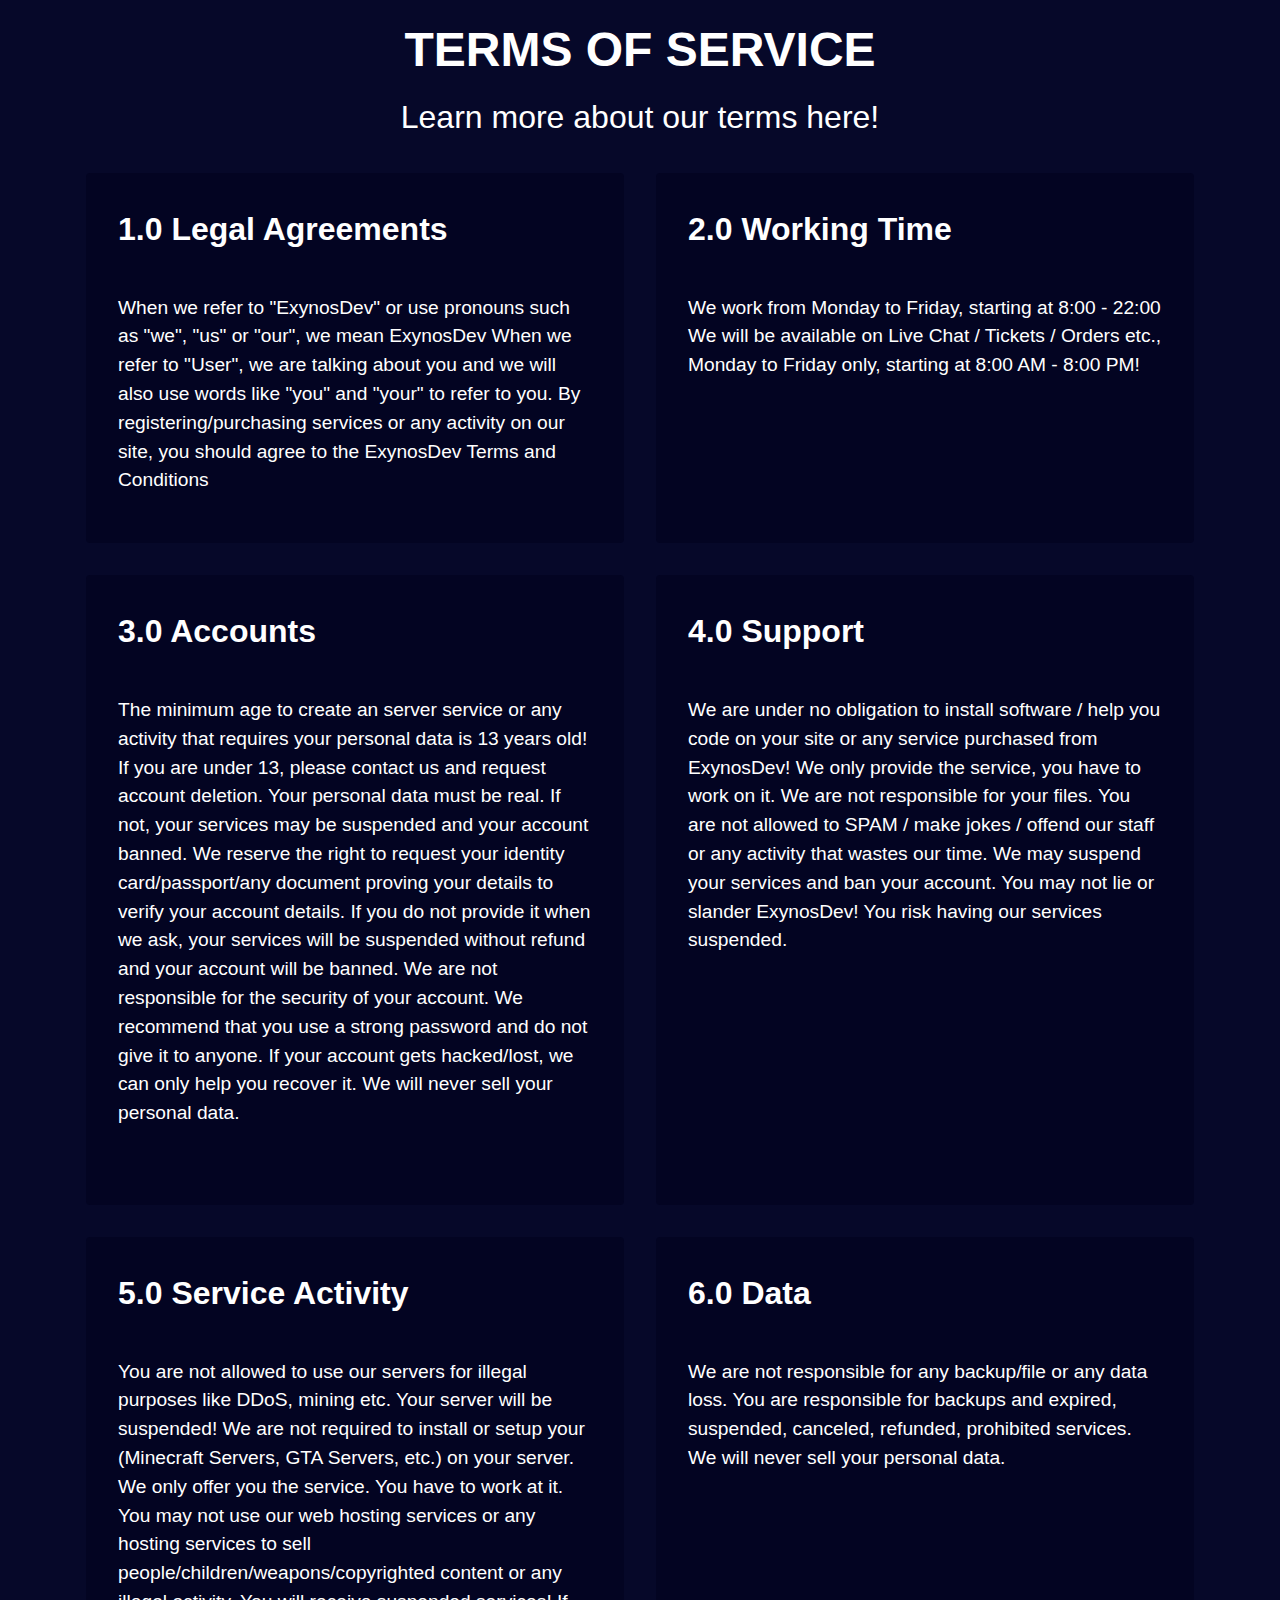
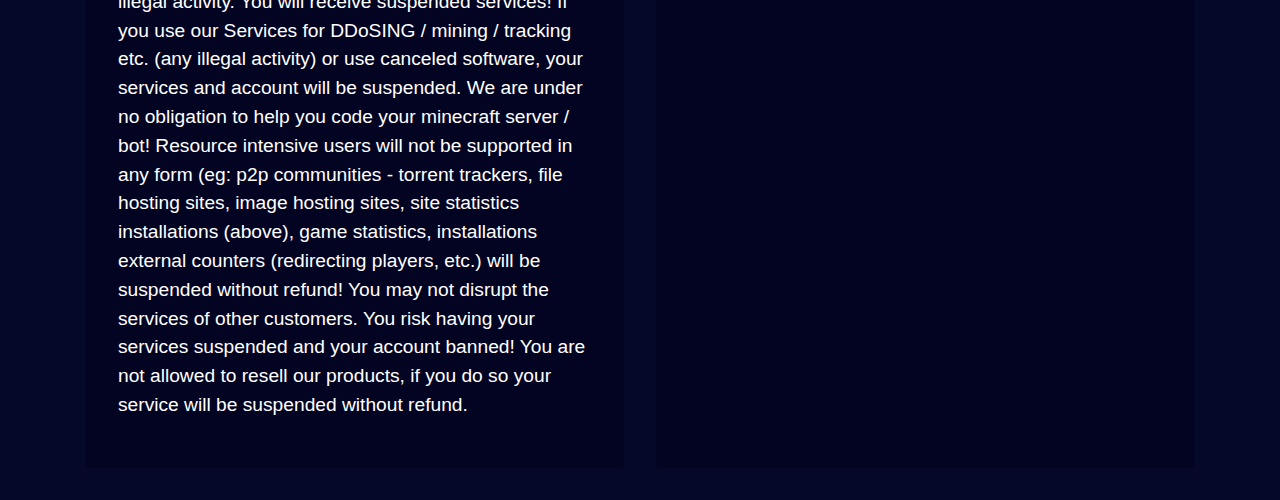
<file: tos.html>
<html lang="en">
    <head>
        <meta charset="UTF-8">
        <meta http-equiv="X-UA-Compatible" content="IE=edge">
        <meta name="viewport" content="width=device-width, initial-scale=1.0">
        <link rel="icon" type="image/x-icon" href="https://avatars.githubusercontent.com/u/117385445?s=200&amp;v=4">
        <title>ExynosDev | TOS</title>
        <link rel="stylesheet" href="./assets/css/tether.min.css">
        <link rel="stylesheet" href="./assets/css/bootstrap.min.css">
        <link rel="stylesheet" href="./assets/css/bootstrap-grid.min.css">
        <link rel="stylesheet" href="./assets/css/bootstrap-reboot.min.css">
        <link rel="stylesheet" href="./assets/css/style.css">
        <link rel="stylesheet" href="./assets/css/styles.css">
        <link rel="stylesheet" href="./assets/css/style(1).css">
        <link rel="preload" as="style" href="./assets/css/mbr-additional.css">
        <link rel="stylesheet" href="./assets/css/mbr-additional.css" type="text/css">
    </head>
    <body>
        <style>
        body{
            overflow:visible;
        }
    </style>
        <section class="features7 cid-sKrlvPcKmW" id="features8-1n">
            &nbsp;
            &nbsp;
            &nbsp;
            &nbsp;

            <div class="container" bis_skin_checked="1">
                <div class="row" bis_skin_checked="1">
                    <div class="title col-12" bis_skin_checked="1">
                        <h5 class="mbr-section-title mbr-fonts-style mb-3
                            display-2">
                            <strong>TERMS OF SERVICE</strong>
                        </h5>
                        <h6 class="mbr-section-subtitle mbr-fonts-style mb-4
                            display-5">Learn more about our terms here! </h6>
                    </div>
                    <div class="card col-12 col-md-6" bis_skin_checked="1">
                        <div class="card-wrapper" bis_skin_checked="1">
                            <div class="top-line" bis_skin_checked="1">
                                <h6 class="card-title mbr-fonts-style
                                    display-5">
                                    <strong>1.0 Legal Agreements</strong>
                                </h6>
                                <p class="mbr-text cost mbr-fonts-style
                                    display-5"></p>
                            </div>
                            <div class="bottom-line" bis_skin_checked="1">
                                <p class="mbr-text mbr-fonts-style display-7">
                                    <br>When we refer to "ExynosDev" or use pronouns such as "we", "us" or "our", we mean ExynosDev
                                    When we refer to "User", we are talking about you and we will also use words like "you" and "your" to refer to you.
                                    By registering/purchasing services or any activity on our site, you should agree to the ExynosDev Terms and Conditions<br>
                                </p>
                            </div>
                        </div>
                    </div>
                    <div class="card col-12 col-md-6" bis_skin_checked="1">
                        <div class="card-wrapper" bis_skin_checked="1">
                            <div class="top-line" bis_skin_checked="1">
                                <h6 class="card-title mbr-fonts-style
                                    display-5">
                                    <strong>2.0 Working Time</strong>
                                </h6>
                                <p class="mbr-text cost mbr-fonts-style
                                    display-5"></p>
                            </div>
                            <div class="bottom-line" bis_skin_checked="1">
                                <p class="mbr-text mbr-fonts-style display-7">
                                    <br>We work from Monday to Friday, starting at 8:00 - 22:00
                                    We will be available on Live Chat / Tickets / Orders etc., Monday to Friday only, starting at 8:00 AM - 8:00 PM!<br>
                                </p>
                            </div>
                        </div>
                    </div>
                    <div class="card col-12 col-md-6" bis_skin_checked="1">
                        <div class="card-wrapper" bis_skin_checked="1">
                            <div class="top-line" bis_skin_checked="1">
                                <h6 class="card-title mbr-fonts-style
                                    display-5">
                                    <strong>3.0 Accounts</strong>
                                </h6>
                                <p class="mbr-text cost mbr-fonts-style
                                    display-5"></p>
                            </div>
                            <div class="bottom-line" bis_skin_checked="1">
                                <p class="mbr-text mbr-fonts-style display-7">
                                    <br>The minimum age to create an server service or any activity that requires your personal data is 13 years old! If you are under 13, please contact us and request account deletion.
                                    Your personal data must be real. If not, your services may be suspended and your account banned.
                                    We reserve the right to request your identity card/passport/any document proving your details to verify your account details. If you do not provide it when we ask, your services will be suspended without refund and your account will be banned.
                                    We are not responsible for the security of your account. We recommend that you use a strong password and do not give it to anyone. If your account gets hacked/lost, we can only help you recover it.
                                    We will never sell your personal data.
                                    <a
                                        class="text-primary"><br></a><br>
                                </p>
                            </div>
                        </div>
                    </div>
                    <div class="card col-12 col-md-6" bis_skin_checked="1">
                        <div class="card-wrapper" bis_skin_checked="1">
                            <div class="top-line" bis_skin_checked="1">
                                <h6 class="card-title mbr-fonts-style
                                    display-5">
                                    <strong>4.0 Support</strong>
                                </h6>
                                <p class="mbr-text cost mbr-fonts-style
                                    display-5"></p>
                            </div>
                            <div class="bottom-line" bis_skin_checked="1">
                                <p class="mbr-text mbr-fonts-style display-7">
                                    <br>We are under no obligation to install software / help you code on your site or any service purchased from ExynosDev! We only provide the service, you have to work on it.
                                    We are not responsible for your files.
                                    You are not allowed to SPAM / make jokes / offend our staff or any activity that wastes our time. We may suspend your services and ban your account.
                                    You may not lie or slander ExynosDev! You risk having our services suspended.<br>
                                </p>
                            </div>
                        </div>
                    </div>
                    <div class="card col-12 col-md-6" bis_skin_checked="1">
                        <div class="card-wrapper" bis_skin_checked="1">
                            <div class="top-line" bis_skin_checked="1">
                                <h6 class="card-title mbr-fonts-style
                                    display-5"><strong>
                                        5.0 Service Activity</strong></h6>
                                <p class="mbr-text cost mbr-fonts-style
                                    display-5"></p>
                            </div>
                            <div class="bottom-line" bis_skin_checked="1">
                                <p class="mbr-text mbr-fonts-style display-7">
                                    <br>You are not allowed to use our servers for illegal purposes like DDoS, mining etc. Your server will be suspended!
                                    We are not required to install or setup your (Minecraft Servers, GTA Servers, etc.) on your server. We only offer you the service. You have to work at it.
                                    You may not use our web hosting services or any hosting services to sell people/children/weapons/copyrighted content or any illegal activity. You will receive suspended services!
                                    If you use our Services for DDoSING / mining / tracking etc. (any illegal activity) or use canceled software, your services and account will be suspended.
                                    We are under no obligation to help you code your minecraft server / bot!
                                    Resource intensive users will not be supported in any form (eg: p2p communities - torrent trackers, file hosting sites, image hosting sites, site statistics installations (above), game statistics, installations external counters (redirecting players, etc.) will be suspended without refund!
                                    You may not disrupt the services of other customers. You risk having your services suspended and your account banned!
                                    You are not allowed to resell our products, if you do so your service will be suspended without refund.
                                    <br>
                                </p>
                            </div>
                        </div>
                    </div>
                    <div class="card col-12 col-md-6" bis_skin_checked="1">
                        <div class="card-wrapper" bis_skin_checked="1">
                            <div class="top-line" bis_skin_checked="1">
                                <h6 class="card-title mbr-fonts-style
                                    display-5">
                                    <strong>6.0 Data</strong>
                                </h6>
                                <p class="mbr-text cost mbr-fonts-style
                                    display-5"></p>
                            </div>
                            <div class="bottom-line" bis_skin_checked="1">
                                <p class="mbr-text mbr-fonts-style display-7">
                                    <br>We are not responsible for any backup/file or any data loss. You are responsible for backups and expired, suspended, canceled, refunded, prohibited services.
                                    We will never sell your personal data.</br>
                                </p>
                            </div>
                        </div>
                    </div>
                </div>
            </div>
        </section>
    </body>
</html>
</file>
<file: assets/css/style.css>
.navbar-dropdown {
  left: 0;
  padding: 0;
  position: absolute;
  right: 0;
  top: 0;
  transition: all 0.45s ease;
  z-index: 1030;
  background: #282828; }
  .navbar-dropdown .navbar-logo {
    margin-right: 0.8rem;
    transition: margin 0.3s ease-in-out;
    vertical-align: middle; }
    .navbar-dropdown .navbar-logo img {
      height: 3.125rem;
      transition: all 0.3s ease-in-out; }
    .navbar-dropdown .navbar-logo.mbr-iconfont {
      font-size: 3.125rem;
      line-height: 3.125rem; }
  .navbar-dropdown .navbar-caption {
    font-weight: 700;
    white-space: normal;
    vertical-align: -4px;
    line-height: 3.125rem !important; }
    .navbar-dropdown .navbar-caption, .navbar-dropdown .navbar-caption:hover {
      color: inherit;
      text-decoration: none; }
  .navbar-dropdown .mbr-iconfont + .navbar-caption {
    vertical-align: -1px; }
  .navbar-dropdown.navbar-fixed-top {
    position: fixed; }
  .navbar-dropdown .navbar-brand span {
    vertical-align: -4px; }
  .navbar-dropdown.bg-color.transparent {
    background: none; }
  .navbar-dropdown.navbar-short .navbar-brand {
    padding: 0.625rem 0; }
    .navbar-dropdown.navbar-short .navbar-brand span {
      vertical-align: -1px; }
  .navbar-dropdown.navbar-short .navbar-caption {
    line-height: 2.375rem !important;
    vertical-align: -2px; }
  .navbar-dropdown.navbar-short .navbar-logo {
    margin-right: 0.5rem; }
    .navbar-dropdown.navbar-short .navbar-logo img {
      height: 2.375rem; }
    .navbar-dropdown.navbar-short .navbar-logo.mbr-iconfont {
      font-size: 2.375rem;
      line-height: 2.375rem; }
  .navbar-dropdown.navbar-short .mbr-table-cell {
    height: 3.625rem; }
  .navbar-dropdown .navbar-close {
    left: 0.6875rem;
    position: fixed;
    top: 0.75rem;
    z-index: 1000; }
  .navbar-dropdown .hamburger-icon {
    content: "";
    display: inline-block;
    vertical-align: middle;
    width: 16px;
    -webkit-box-shadow: 0 -6px 0 1px #282828,0 0 0 1px #282828,0 6px 0 1px #282828;
    -moz-box-shadow: 0 -6px 0 1px #282828,0 0 0 1px #282828,0 6px 0 1px #282828;
    box-shadow: 0 -6px 0 1px #282828,0 0 0 1px #282828,0 6px 0 1px #282828; }

.dropdown-menu .dropdown-toggle[data-toggle="dropdown-submenu"]::after {
  border-bottom: 0.35em solid transparent;
  border-left: 0.35em solid;
  border-right: 0;
  border-top: 0.35em solid transparent;
  margin-left: 0.3rem; }

.dropdown-menu .dropdown-item:focus {
  outline: 0; }

.nav-dropdown {
  font-size: 0.75rem;
  font-weight: 500;
  height: auto !important; }
  .nav-dropdown .nav-btn {
    padding-left: 1rem; }
  .nav-dropdown .link {
    margin: .667em 1.667em;
    font-weight: 500;
    padding: 0;
    transition: color .2s ease-in-out; }
    .nav-dropdown .link.dropdown-toggle {
      margin-right: 2.583em; }
      .nav-dropdown .link.dropdown-toggle::after {
        margin-left: .25rem;
        border-top: 0.35em solid;
        border-right: 0.35em solid transparent;
        border-left: 0.35em solid transparent;
        border-bottom: 0; }
      .nav-dropdown .link.dropdown-toggle[aria-expanded="true"] {
        margin: 0;
        padding: 0.667em 3.263em  0.667em 1.667em; }
  .nav-dropdown .link::after,
  .nav-dropdown .dropdown-item::after {
    color: inherit; }
  .nav-dropdown .btn {
    font-size: 0.75rem;
    font-weight: 700;
    letter-spacing: 0;
    margin-bottom: 0;
    padding-left: 1.25rem;
    padding-right: 1.25rem; }
  .nav-dropdown .dropdown-menu {
    border-radius: 0;
    border: 0;
    left: 0;
    margin: 0;
    padding-bottom: 1.25rem;
    padding-top: 1.25rem;
    position: relative; }
  .nav-dropdown .dropdown-submenu {
    margin-left: 0.125rem;
    top: 0; }
  .nav-dropdown .dropdown-item {
    font-weight: 500;
    line-height: 2;
    padding: 0.3846em 4.615em 0.3846em 1.5385em;
    position: relative;
    transition: color .2s ease-in-out, background-color .2s ease-in-out; }
    .nav-dropdown .dropdown-item::after {
      margin-top: -0.3077em;
      position: absolute;
      right: 1.1538em;
      top: 50%; }
    .nav-dropdown .dropdown-item:focus, .nav-dropdown .dropdown-item:hover {
      background: none; }

@media (max-width: 767px) {
  .nav-dropdown.navbar-toggleable-sm {
    bottom: 0;
    display: none;
    left: 0;
    overflow-x: hidden;
    position: fixed;
    top: 0;
    transform: translateX(-100%);
    -ms-transform: translateX(-100%);
    -webkit-transform: translateX(-100%);
    width: 18.75rem;
    z-index: 999; } }
.nav-dropdown.navbar-toggleable-xl {
  bottom: 0;
  display: none;
  left: 0;
  overflow-x: hidden;
  position: fixed;
  top: 0;
  transform: translateX(-100%);
  -ms-transform: translateX(-100%);
  -webkit-transform: translateX(-100%);
  width: 18.75rem;
  z-index: 999; }

.nav-dropdown-sm {
  display: block !important;
  overflow-x: hidden;
  overflow: auto;
  padding-top: 3.875rem; }
  .nav-dropdown-sm::after {
    content: "";
    display: block;
    height: 3rem;
    width: 100%; }
  .nav-dropdown-sm.collapse.in ~ .navbar-close {
    display: block !important; }
  .nav-dropdown-sm.collapsing, .nav-dropdown-sm.collapse.in {
    transform: translateX(0);
    -ms-transform: translateX(0);
    -webkit-transform: translateX(0);
    transition: all 0.25s ease-out;
    -webkit-transition: all 0.25s ease-out;
    background: #282828; }
  .nav-dropdown-sm.collapsing[aria-expanded="false"] {
    transform: translateX(-100%);
    -ms-transform: translateX(-100%);
    -webkit-transform: translateX(-100%); }
  .nav-dropdown-sm .nav-item {
    display: block;
    margin-left: 0 !important;
    padding-left: 0; }
  .nav-dropdown-sm .link,
  .nav-dropdown-sm .dropdown-item {
    border-top: 1px dotted rgba(255, 255, 255, 0.1);
    font-size: 0.8125rem;
    line-height: 1.6;
    margin: 0 !important;
    padding: 0.875rem 2.4rem 0.875rem 1.5625rem !important;
    position: relative;
    white-space: normal; }
    .nav-dropdown-sm .link:focus, .nav-dropdown-sm .link:hover,
    .nav-dropdown-sm .dropdown-item:focus,
    .nav-dropdown-sm .dropdown-item:hover {
      background: rgba(0, 0, 0, 0.2) !important;
      color: #c0a375; }
  .nav-dropdown-sm .nav-btn {
    position: relative;
    padding: 1.5625rem 1.5625rem 0 1.5625rem; }
    .nav-dropdown-sm .nav-btn::before {
      border-top: 1px dotted rgba(255, 255, 255, 0.1);
      content: "";
      left: 0;
      position: absolute;
      top: 0;
      width: 100%; }
    .nav-dropdown-sm .nav-btn + .nav-btn {
      padding-top: 0.625rem; }
      .nav-dropdown-sm .nav-btn + .nav-btn::before {
        display: none; }
  .nav-dropdown-sm .btn {
    padding: 0.625rem 0; }
  .nav-dropdown-sm .dropdown-toggle[data-toggle="dropdown-submenu"]::after {
    margin-left: .25rem;
    border-top: 0.35em solid;
    border-right: 0.35em solid transparent;
    border-left: 0.35em solid transparent;
    border-bottom: 0; }
  .nav-dropdown-sm .dropdown-toggle[data-toggle="dropdown-submenu"][aria-expanded="true"]::after {
    border-top: 0;
    border-right: 0.35em solid transparent;
    border-left: 0.35em solid transparent;
    border-bottom: 0.35em solid; }
  .nav-dropdown-sm .dropdown-menu {
    margin: 0;
    padding: 0;
    position: relative;
    top: 0;
    left: 0;
    width: 100%;
    border: 0;
    float: none;
    border-radius: 0;
    background: none; }
  .nav-dropdown-sm .dropdown-submenu {
    left: 100%;
    margin-left: 0.125rem;
    margin-top: -1.25rem;
    top: 0; }

.navbar-toggleable-sm .nav-dropdown .dropdown-menu {
  position: absolute; }

.navbar-toggleable-sm .nav-dropdown .dropdown-submenu {
  left: 100%;
  margin-left: 0.125rem;
  margin-top: -1.25rem;
  top: 0; }

.navbar-toggleable-sm.opened .nav-dropdown .dropdown-menu {
  position: relative; }

.navbar-toggleable-sm.opened .nav-dropdown .dropdown-submenu {
  left: 0;
  margin-left: 00rem;
  margin-top: 0rem;
  top: 0; }

.is-builder .nav-dropdown.collapsing {
  transition: none !important; }

/*# sourceMappingURL=style.css.map */

/*
     FILE ARCHIVED ON 12:25:14 Oct 03, 2021 AND RETRIEVED FROM THE
     INTERNET ARCHIVE ON 18:08:46 Nov 03, 2022.
     JAVASCRIPT APPENDED BY WAYBACK MACHINE, COPYRIGHT INTERNET ARCHIVE.

     ALL OTHER CONTENT MAY ALSO BE PROTECTED BY COPYRIGHT (17 U.S.C.
     SECTION 108(a)(3)).
*/
/*
playback timings (ms):
  captures_list: 457.901
  exclusion.robots: 0.096
  exclusion.robots.policy: 0.088
  cdx.remote: 0.09
  esindex: 0.011
  LoadShardBlock: 414.713 (3)
  PetaboxLoader3.datanode: 245.702 (5)
  CDXLines.iter: 15.432 (3)
  PetaboxLoader3.resolve: 366.753 (2)
  load_resource: 221.078
  loaddict: 5.951
*/
</file>
<file: assets/css/styles.css>
@charset "UTF-8";

@font-face {
  font-family: 'Socicon';
  src:  url('ocicon.html');
  src:  url('ocicon.html#iefix') format('embedded-opentype'),
    url('ocicon-2.html') format('woff2'),
    url('ocicon-3.html') format('truetype'),
    url('ocicon-4.html') format('woff'),
    url('ocicon-5.html#socicon') format('svg');
  font-weight: normal;
  font-style: normal;
  font-display: swap;
}

[data-icon]:before {
  font-family: "socicon" !important;
  content: attr(data-icon);
  font-style: normal !important;
  font-weight: normal !important;
  font-variant: normal !important;
  text-transform: none !important;
  speak: none;
  line-height: 1;
  -webkit-font-smoothing: antialiased;
  -moz-osx-font-smoothing: grayscale;
}

[class^="socicon-"], [class*=" socicon-"] {
  /* use !important to prevent issues with browser extensions that change fonts */
  font-family: 'Socicon' !important;
  speak: none;
  font-style: normal;
  font-weight: normal;
  font-variant: normal;
  text-transform: none;
  line-height: 1;

  /* Better Font Rendering =========== */
  -webkit-font-smoothing: antialiased;
  -moz-osx-font-smoothing: grayscale;
}

.socicon-eitaa:before {
  content: "\e97c";
}
.socicon-soroush:before {
  content: "\e97d";
}
.socicon-bale:before {
  content: "\e97e";
}
.socicon-zazzle:before {
  content: "\e97b";
}
.socicon-society6:before {
  content: "\e97a";
}
.socicon-redbubble:before {
  content: "\e979";
}
.socicon-avvo:before {
  content: "\e978";
}
.socicon-stitcher:before {
  content: "\e977";
}
.socicon-googlehangouts:before {
  content: "\e974";
}
.socicon-dlive:before {
  content: "\e975";
}
.socicon-vsco:before {
  content: "\e976";
}
.socicon-flipboard:before {
  content: "\e973";
}
.socicon-ubuntu:before {
  content: "\e958";
}
.socicon-artstation:before {
  content: "\e959";
}
.socicon-invision:before {
  content: "\e95a";
}
.socicon-torial:before {
  content: "\e95b";
}
.socicon-collectorz:before {
  content: "\e95c";
}
.socicon-seenthis:before {
  content: "\e95d";
}
.socicon-googleplaymusic:before {
  content: "\e95e";
}
.socicon-debian:before {
  content: "\e95f";
}
.socicon-filmfreeway:before {
  content: "\e960";
}
.socicon-gnome:before {
  content: "\e961";
}
.socicon-itchio:before {
  content: "\e962";
}
.socicon-jamendo:before {
  content: "\e963";
}
.socicon-mix:before {
  content: "\e964";
}
.socicon-sharepoint:before {
  content: "\e965";
}
.socicon-tinder:before {
  content: "\e966";
}
.socicon-windguru:before {
  content: "\e967";
}
.socicon-cdbaby:before {
  content: "\e968";
}
.socicon-elementaryos:before {
  content: "\e969";
}
.socicon-stage32:before {
  content: "\e96a";
}
.socicon-tiktok:before {
  content: "\e96b";
}
.socicon-gitter:before {
  content: "\e96c";
}
.socicon-letterboxd:before {
  content: "\e96d";
}
.socicon-threema:before {
  content: "\e96e";
}
.socicon-splice:before {
  content: "\e96f";
}
.socicon-metapop:before {
  content: "\e970";
}
.socicon-naver:before {
  content: "\e971";
}
.socicon-remote:before {
  content: "\e972";
}
.socicon-internet:before {
  content: "\e957";
}
.socicon-moddb:before {
  content: "\e94b";
}
.socicon-indiedb:before {
  content: "\e94c";
}
.socicon-traxsource:before {
  content: "\e94d";
}
.socicon-gamefor:before {
  content: "\e94e";
}
.socicon-pixiv:before {
  content: "\e94f";
}
.socicon-myanimelist:before {
  content: "\e950";
}
.socicon-blackberry:before {
  content: "\e951";
}
.socicon-wickr:before {
  content: "\e952";
}
.socicon-spip:before {
  content: "\e953";
}
.socicon-napster:before {
  content: "\e954";
}
.socicon-beatport:before {
  content: "\e955";
}
.socicon-hackerone:before {
  content: "\e956";
}
.socicon-hackernews:before {
  content: "\e946";
}
.socicon-smashwords:before {
  content: "\e947";
}
.socicon-kobo:before {
  content: "\e948";
}
.socicon-bookbub:before {
  content: "\e949";
}
.socicon-mailru:before {
  content: "\e94a";
}
.socicon-gitlab:before {
  content: "\e945";
}
.socicon-instructables:before {
  content: "\e944";
}
.socicon-portfolio:before {
  content: "\e943";
}
.socicon-codered:before {
  content: "\e940";
}
.socicon-origin:before {
  content: "\e941";
}
.socicon-nextdoor:before {
  content: "\e942";
}
.socicon-udemy:before {
  content: "\e93f";
}
.socicon-livemaster:before {
  content: "\e93e";
}
.socicon-crunchbase:before {
  content: "\e93b";
}
.socicon-homefy:before {
  content: "\e93c";
}
.socicon-calendly:before {
  content: "\e93d";
}
.socicon-realtor:before {
  content: "\e90f";
}
.socicon-tidal:before {
  content: "\e910";
}
.socicon-qobuz:before {
  content: "\e911";
}
.socicon-natgeo:before {
  content: "\e912";
}
.socicon-mastodon:before {
  content: "\e913";
}
.socicon-unsplash:before {
  content: "\e914";
}
.socicon-homeadvisor:before {
  content: "\e915";
}
.socicon-angieslist:before {
  content: "\e916";
}
.socicon-codepen:before {
  content: "\e917";
}
.socicon-slack:before {
  content: "\e918";
}
.socicon-openaigym:before {
  content: "\e919";
}
.socicon-logmein:before {
  content: "\e91a";
}
.socicon-fiverr:before {
  content: "\e91b";
}
.socicon-gotomeeting:before {
  content: "\e91c";
}
.socicon-aliexpress:before {
  content: "\e91d";
}
.socicon-guru:before {
  content: "\e91e";
}
.socicon-appstore:before {
  content: "\e91f";
}
.socicon-homes:before {
  content: "\e920";
}
.socicon-zoom:before {
  content: "\e921";
}
.socicon-alibaba:before {
  content: "\e922";
}
.socicon-craigslist:before {
  content: "\e923";
}
.socicon-wix:before {
  content: "\e924";
}
.socicon-redfin:before {
  content: "\e925";
}
.socicon-googlecalendar:before {
  content: "\e926";
}
.socicon-shopify:before {
  content: "\e927";
}
.socicon-freelancer:before {
  content: "\e928";
}
.socicon-seedrs:before {
  content: "\e929";
}
.socicon-bing:before {
  content: "\e92a";
}
.socicon-doodle:before {
  content: "\e92b";
}
.socicon-bonanza:before {
  content: "\e92c";
}
.socicon-squarespace:before {
  content: "\e92d";
}
.socicon-toptal:before {
  content: "\e92e";
}
.socicon-gust:before {
  content: "\e92f";
}
.socicon-ask:before {
  content: "\e930";
}
.socicon-trulia:before {
  content: "\e931";
}
.socicon-loomly:before {
  content: "\e932";
}
.socicon-ghost:before {
  content: "\e933";
}
.socicon-upwork:before {
  content: "\e934";
}
.socicon-fundable:before {
  content: "\e935";
}
.socicon-booking:before {
  content: "\e936";
}
.socicon-googlemaps:before {
  content: "\e937";
}
.socicon-zillow:before {
  content: "\e938";
}
.socicon-niconico:before {
  content: "\e939";
}
.socicon-toneden:before {
  content: "\e93a";
}
.socicon-augment:before {
  content: "\e908";
}
.socicon-bitbucket:before {
  content: "\e909";
}
.socicon-fyuse:before {
  content: "\e90a";
}
.socicon-yt-gaming:before {
  content: "\e90b";
}
.socicon-sketchfab:before {
  content: "\e90c";
}
.socicon-mobcrush:before {
  content: "\e90d";
}
.socicon-microsoft:before {
  content: "\e90e";
}
.socicon-pandora:before {
  content: "\e907";
}
.socicon-messenger:before {
  content: "\e906";
}
.socicon-gamewisp:before {
  content: "\e905";
}
.socicon-bloglovin:before {
  content: "\e904";
}
.socicon-tunein:before {
  content: "\e903";
}
.socicon-gamejolt:before {
  content: "\e901";
}
.socicon-trello:before {
  content: "\e902";
}
.socicon-spreadshirt:before {
  content: "\e900";
}
.socicon-500px:before {
  content: "\e000";
}
.socicon-8tracks:before {
  content: "\e001";
}
.socicon-airbnb:before {
  content: "\e002";
}
.socicon-alliance:before {
  content: "\e003";
}
.socicon-amazon:before {
  content: "\e004";
}
.socicon-amplement:before {
  content: "\e005";
}
.socicon-android:before {
  content: "\e006";
}
.socicon-angellist:before {
  content: "\e007";
}
.socicon-apple:before {
  content: "\e008";
}
.socicon-appnet:before {
  content: "\e009";
}
.socicon-baidu:before {
  content: "\e00a";
}
.socicon-bandcamp:before {
  content: "\e00b";
}
.socicon-battlenet:before {
  content: "\e00c";
}
.socicon-mixer:before {
  content: "\e00d";
}
.socicon-bebee:before {
  content: "\e00e";
}
.socicon-bebo:before {
  content: "\e00f";
}
.socicon-behance:before {
  content: "\e010";
}
.socicon-blizzard:before {
  content: "\e011";
}
.socicon-blogger:before {
  content: "\e012";
}
.socicon-buffer:before {
  content: "\e013";
}
.socicon-chrome:before {
  content: "\e014";
}
.socicon-coderwall:before {
  content: "\e015";
}
.socicon-curse:before {
  content: "\e016";
}
.socicon-dailymotion:before {
  content: "\e017";
}
.socicon-deezer:before {
  content: "\e018";
}
.socicon-delicious:before {
  content: "\e019";
}
.socicon-deviantart:before {
  content: "\e01a";
}
.socicon-diablo:before {
  content: "\e01b";
}
.socicon-digg:before {
  content: "\e01c";
}
.socicon-discord:before {
  content: "\e01d";
}
.socicon-disqus:before {
  content: "\e01e";
}
.socicon-douban:before {
  content: "\e01f";
}
.socicon-draugiem:before {
  content: "\e020";
}
.socicon-dribbble:before {
  content: "\e021";
}
.socicon-drupal:before {
  content: "\e022";
}
.socicon-ebay:before {
  content: "\e023";
}
.socicon-ello:before {
  content: "\e024";
}
.socicon-endomodo:before {
  content: "\e025";
}
.socicon-envato:before {
  content: "\e026";
}
.socicon-etsy:before {
  content: "\e027";
}
.socicon-facebook:before {
  content: "\e028";
}
.socicon-feedburner:before {
  content: "\e029";
}
.socicon-filmweb:before {
  content: "\e02a";
}
.socicon-firefox:before {
  content: "\e02b";
}
.socicon-flattr:before {
  content: "\e02c";
}
.socicon-flickr:before {
  content: "\e02d";
}
.socicon-formulr:before {
  content: "\e02e";
}
.socicon-forrst:before {
  content: "\e02f";
}
.socicon-foursquare:before {
  content: "\e030";
}
.socicon-friendfeed:before {
  content: "\e031";
}
.socicon-github:before {
  content: "\e032";
}
.socicon-goodreads:before {
  content: "\e033";
}
.socicon-google:before {
  content: "\e034";
}
.socicon-googlescholar:before {
  content: "\e035";
}
.socicon-googlegroups:before {
  content: "\e036";
}
.socicon-googlephotos:before {
  content: "\e037";
}
.socicon-googleplus:before {
  content: "\e038";
}
.socicon-grooveshark:before {
  content: "\e039";
}
.socicon-hackerrank:before {
  content: "\e03a";
}
.socicon-hearthstone:before {
  content: "\e03b";
}
.socicon-hellocoton:before {
  content: "\e03c";
}
.socicon-heroes:before {
  content: "\e03d";
}
.socicon-smashcast:before {
  content: "\e03e";
}
.socicon-horde:before {
  content: "\e03f";
}
.socicon-houzz:before {
  content: "\e040";
}
.socicon-icq:before {
  content: "\e041";
}
.socicon-identica:before {
  content: "\e042";
}
.socicon-imdb:before {
  content: "\e043";
}
.socicon-instagram:before {
  content: "\e044";
}
.socicon-issuu:before {
  content: "\e045";
}
.socicon-istock:before {
  content: "\e046";
}
.socicon-itunes:before {
  content: "\e047";
}
.socicon-keybase:before {
  content: "\e048";
}
.socicon-lanyrd:before {
  content: "\e049";
}
.socicon-lastfm:before {
  content: "\e04a";
}
.socicon-line:before {
  content: "\e04b";
}
.socicon-linkedin:before {
  content: "\e04c";
}
.socicon-livejournal:before {
  content: "\e04d";
}
.socicon-lyft:before {
  content: "\e04e";
}
.socicon-macos:before {
  content: "\e04f";
}
.socicon-mail:before {
  content: "\e050";
}
.socicon-medium:before {
  content: "\e051";
}
.socicon-meetup:before {
  content: "\e052";
}
.socicon-mixcloud:before {
  content: "\e053";
}
.socicon-modelmayhem:before {
  content: "\e054";
}
.socicon-mumble:before {
  content: "\e055";
}
.socicon-myspace:before {
  content: "\e056";
}
.socicon-newsvine:before {
  content: "\e057";
}
.socicon-nintendo:before {
  content: "\e058";
}
.socicon-npm:before {
  content: "\e059";
}
.socicon-odnoklassniki:before {
  content: "\e05a";
}
.socicon-openid:before {
  content: "\e05b";
}
.socicon-opera:before {
  content: "\e05c";
}
.socicon-outlook:before {
  content: "\e05d";
}
.socicon-overwatch:before {
  content: "\e05e";
}
.socicon-patreon:before {
  content: "\e05f";
}
.socicon-paypal:before {
  content: "\e060";
}
.socicon-periscope:before {
  content: "\e061";
}
.socicon-persona:before {
  content: "\e062";
}
.socicon-pinterest:before {
  content: "\e063";
}
.socicon-play:before {
  content: "\e064";
}
.socicon-player:before {
  content: "\e065";
}
.socicon-playstation:before {
  content: "\e066";
}
.socicon-pocket:before {
  content: "\e067";
}
.socicon-qq:before {
  content: "\e068";
}
.socicon-quora:before {
  content: "\e069";
}
.socicon-raidcall:before {
  content: "\e06a";
}
.socicon-ravelry:before {
  content: "\e06b";
}
.socicon-reddit:before {
  content: "\e06c";
}
.socicon-renren:before {
  content: "\e06d";
}
.socicon-researchgate:before {
  content: "\e06e";
}
.socicon-residentadvisor:before {
  content: "\e06f";
}
.socicon-reverbnation:before {
  content: "\e070";
}
.socicon-rss:before {
  content: "\e071";
}
.socicon-sharethis:before {
  content: "\e072";
}
.socicon-skype:before {
  content: "\e073";
}
.socicon-slideshare:before {
  content: "\e074";
}
.socicon-smugmug:before {
  content: "\e075";
}
.socicon-snapchat:before {
  content: "\e076";
}
.socicon-songkick:before {
  content: "\e077";
}
.socicon-soundcloud:before {
  content: "\e078";
}
.socicon-spotify:before {
  content: "\e079";
}
.socicon-stackexchange:before {
  content: "\e07a";
}
.socicon-stackoverflow:before {
  content: "\e07b";
}
.socicon-starcraft:before {
  content: "\e07c";
}
.socicon-stayfriends:before {
  content: "\e07d";
}
.socicon-steam:before {
  content: "\e07e";
}
.socicon-storehouse:before {
  content: "\e07f";
}
.socicon-strava:before {
  content: "\e080";
}
.socicon-streamjar:before {
  content: "\e081";
}
.socicon-stumbleupon:before {
  content: "\e082";
}
.socicon-swarm:before {
  content: "\e083";
}
.socicon-teamspeak:before {
  content: "\e084";
}
.socicon-teamviewer:before {
  content: "\e085";
}
.socicon-technorati:before {
  content: "\e086";
}
.socicon-telegram:before {
  content: "\e087";
}
.socicon-tripadvisor:before {
  content: "\e088";
}
.socicon-tripit:before {
  content: "\e089";
}
.socicon-triplej:before {
  content: "\e08a";
}
.socicon-tumblr:before {
  content: "\e08b";
}
.socicon-twitch:before {
  content: "\e08c";
}
.socicon-twitter:before {
  content: "\e08d";
}
.socicon-uber:before {
  content: "\e08e";
}
.socicon-ventrilo:before {
  content: "\e08f";
}
.socicon-viadeo:before {
  content: "\e090";
}
.socicon-viber:before {
  content: "\e091";
}
.socicon-viewbug:before {
  content: "\e092";
}
.socicon-vimeo:before {
  content: "\e093";
}
.socicon-vine:before {
  content: "\e094";
}
.socicon-vkontakte:before {
  content: "\e095";
}
.socicon-warcraft:before {
  content: "\e096";
}
.socicon-wechat:before {
  content: "\e097";
}
.socicon-weibo:before {
  content: "\e098";
}
.socicon-whatsapp:before {
  content: "\e099";
}
.socicon-wikipedia:before {
  content: "\e09a";
}
.socicon-windows:before {
  content: "\e09b";
}
.socicon-wordpress:before {
  content: "\e09c";
}
.socicon-wykop:before {
  content: "\e09d";
}
.socicon-xbox:before {
  content: "\e09e";
}
.socicon-xing:before {
  content: "\e09f";
}
.socicon-yahoo:before {
  content: "\e0a0";
}
.socicon-yammer:before {
  content: "\e0a1";
}
.socicon-yandex:before {
  content: "\e0a2";
}
.socicon-yelp:before {
  content: "\e0a3";
}
.socicon-younow:before {
  content: "\e0a4";
}
.socicon-youtube:before {
  content: "\e0a5";
}
.socicon-zapier:before {
  content: "\e0a6";
}
.socicon-zerply:before {
  content: "\e0a7";
}
.socicon-zomato:before {
  content: "\e0a8";
}
.socicon-zynga:before {
  content: "\e0a9";
}

/*
     FILE ARCHIVED ON 12:25:18 Oct 03, 2021 AND RETRIEVED FROM THE
     INTERNET ARCHIVE ON 18:08:46 Nov 03, 2022.
     JAVASCRIPT APPENDED BY WAYBACK MACHINE, COPYRIGHT INTERNET ARCHIVE.

     ALL OTHER CONTENT MAY ALSO BE PROTECTED BY COPYRIGHT (17 U.S.C.
     SECTION 108(a)(3)).
*/
/*
playback timings (ms):
  captures_list: 494.378
  exclusion.robots: 0.083
  exclusion.robots.policy: 0.077
  cdx.remote: 0.061
  esindex: 0.008
  LoadShardBlock: 468.667 (3)
  PetaboxLoader3.datanode: 558.464 (5)
  CDXLines.iter: 14.937 (3)
  load_resource: 178.334
  PetaboxLoader3.resolve: 49.714
  loaddict: 15.806
*/
</file>
<file: assets/css/style(1).css>
@charset "UTF-8";
section {
  background-color: #ffffff;
}

body {
  font-style: normal;
  line-height: 1.5;
  font-weight: 400;
  color: #232323;
  position: relative;
}

section,
.container,
.container-fluid {
  position: relative;
  word-wrap: break-word;
}

a.mbr-iconfont:hover {
  text-decoration: none;
}

.article .lead p,
.article .lead ul,
.article .lead ol,
.article .lead pre,
.article .lead blockquote {
  margin-bottom: 0;
}

a {
  font-style: normal;
  font-weight: 400;
  cursor: pointer;
}
a, a:hover {
  text-decoration: none;
}

.mbr-section-title {
  font-style: normal;
  line-height: 1.3;
}

.mbr-section-subtitle {
  line-height: 1.3;
}

.mbr-text {
  font-style: normal;
  line-height: 1.7;
}

h1,
h2,
h3,
h4,
h5,
h6,
.display-1,
.display-2,
.display-4,
.display-5,
.display-7,
span,
p,
a {
  line-height: 1;
  word-break: break-word;
  word-wrap: break-word;
  font-weight: 400;
}

b,
strong {
  font-weight: bold;
}

input:-webkit-autofill, input:-webkit-autofill:hover, input:-webkit-autofill:focus, input:-webkit-autofill:active {
  transition-delay: 9999s;
  -webkit-transition-property: background-color, color;
  transition-property: background-color, color;
}

textarea[type=hidden] {
  display: none;
}

section {
  background-position: 50% 50%;
  background-repeat: no-repeat;
  background-size: cover;
}
section .mbr-background-video,
section .mbr-background-video-preview {
  position: absolute;
  bottom: 0;
  left: 0;
  right: 0;
  top: 0;
}

.hidden {
  visibility: hidden;
}

.mbr-z-index20 {
  z-index: 20;
}

/*! Base colors */
.mbr-white {
  color: #ffffff;
}

.mbr-black {
  color: #111111;
}

.mbr-bg-white {
  background-color: #ffffff;
}

.mbr-bg-black {
  background-color: #000000;
}

/*! Text-aligns */
.align-left {
  text-align: left;
}

.align-center {
  text-align: center;
}

.align-right {
  text-align: right;
}

/*! Font-weight  */
.mbr-light {
  font-weight: 300;
}

.mbr-regular {
  font-weight: 400;
}

.mbr-semibold {
  font-weight: 500;
}

.mbr-bold {
  font-weight: 700;
}

/*! Media  */
.media-content {
  flex-basis: 100%;
}

.media-container-row {
  display: flex;
  flex-direction: row;
  flex-wrap: wrap;
  justify-content: center;
  align-content: center;
  align-items: start;
}
.media-container-row .media-size-item {
  width: 400px;
}

.media-container-column {
  display: flex;
  flex-direction: column;
  flex-wrap: wrap;
  justify-content: center;
  align-content: center;
  align-items: stretch;
}
.media-container-column > * {
  width: 100%;
}

@media (min-width: 992px) {
  .media-container-row {
    flex-wrap: nowrap;
  }
}
figure {
  margin-bottom: 0;
  overflow: hidden;
}

figure[mbr-media-size] {
  transition: width 0.1s;
}

img,
iframe {
  display: block;
  width: 100%;
}

.card {
  background-color: transparent;
  border: none;
}

.card-box {
  width: 100%;
}

.card-img {
  text-align: center;
  flex-shrink: 0;
  -webkit-flex-shrink: 0;
}

.media {
  max-width: 100%;
  margin: 0 auto;
}

.mbr-figure {
  align-self: center;
}

.media-container > div {
  max-width: 100%;
}

.mbr-figure img,
.card-img img {
  width: 100%;
}

@media (max-width: 991px) {
  .media-size-item {
    width: auto !important;
  }

  .media {
    width: auto;
  }

  .mbr-figure {
    width: 100% !important;
  }
}
/*! Buttons */
.mbr-section-btn {
  margin-left: -0.6rem;
  margin-right: -0.6rem;
  font-size: 0;
}

.btn {
  font-weight: 600;
  border-width: 1px;
  font-style: normal;
  margin: 0.6rem 0.6rem;
  white-space: normal;
  transition: all 0.2s ease-in-out;
  display: inline-flex;
  align-items: center;
  justify-content: center;
  word-break: break-word;
}

.btn-sm {
  font-weight: 600;
  letter-spacing: 0px;
  transition: all 0.3s ease-in-out;
}

.btn-md {
  font-weight: 600;
  letter-spacing: 0px;
  transition: all 0.3s ease-in-out;
}

.btn-lg {
  font-weight: 600;
  letter-spacing: 0px;
  transition: all 0.3s ease-in-out;
}

.btn-form {
  margin: 0;
}
.btn-form:hover {
  cursor: pointer;
}

nav .mbr-section-btn {
  margin-left: 0rem;
  margin-right: 0rem;
}

/*! Btn icon margin */
.btn .mbr-iconfont,
.btn.btn-sm .mbr-iconfont {
  order: 1;
  cursor: pointer;
  margin-left: 0.5rem;
  vertical-align: sub;
}

.btn.btn-md .mbr-iconfont,
.btn.btn-md .mbr-iconfont {
  margin-left: 0.8rem;
}

.mbr-regular {
  font-weight: 400;
}

.mbr-semibold {
  font-weight: 500;
}

.mbr-bold {
  font-weight: 700;
}

[type=submit] {
  -webkit-appearance: none;
}

/*! Full-screen */
.mbr-fullscreen .mbr-overlay {
  min-height: 100vh;
}

.mbr-fullscreen {
  display: flex;
  display: -moz-flex;
  display: -ms-flex;
  display: -o-flex;
  align-items: center;
  min-height: 100vh;
  padding-top: 3rem;
  padding-bottom: 3rem;
}

/*! Map */
.map {
  height: 25rem;
  position: relative;
}
.map iframe {
  width: 100%;
  height: 100%;
}

/*! Scroll to top arrow */
.mbr-arrow-up {
  bottom: 25px;
  right: 90px;
  position: fixed;
  text-align: right;
  z-index: 5000;
  color: #ffffff;
  font-size: 22px;
}

.mbr-arrow-up a {
  background: rgba(0, 0, 0, 0.2);
  border-radius: 50%;
  color: #fff;
  display: inline-block;
  height: 60px;
  width: 60px;
  border: 2px solid #fff;
  outline-style: none !important;
  position: relative;
  text-decoration: none;
  transition: all 0.3s ease-in-out;
  cursor: pointer;
  text-align: center;
}
.mbr-arrow-up a:hover {
  background-color: rgba(0, 0, 0, 0.4);
}
.mbr-arrow-up a i {
  line-height: 60px;
}

.mbr-arrow-up-icon {
  display: block;
  color: #fff;
}

.mbr-arrow-up-icon::before {
  content: "›";
  display: inline-block;
  font-family: serif;
  font-size: 22px;
  line-height: 1;
  font-style: normal;
  position: relative;
  top: 6px;
  left: -4px;
  transform: rotate(-90deg);
}

/*! Arrow Down */
.mbr-arrow {
  position: absolute;
  bottom: 45px;
  left: 50%;
  width: 60px;
  height: 60px;
  cursor: pointer;
  background-color: rgba(80, 80, 80, 0.5);
  border-radius: 50%;
  transform: translateX(-50%);
}
@media (max-width: 767px) {
  .mbr-arrow {
    display: none;
  }
}
.mbr-arrow > a {
  display: inline-block;
  text-decoration: none;
  outline-style: none;
  -webkit-animation: arrowdown 1.7s ease-in-out infinite;
          animation: arrowdown 1.7s ease-in-out infinite;
  color: #ffffff;
}
.mbr-arrow > a > i {
  position: absolute;
  top: -2px;
  left: 15px;
  font-size: 2rem;
}

#scrollToTop a i::before {
  content: "";
  position: absolute;
  display: block;
  border-bottom: 2.5px solid #fff;
  border-left: 2.5px solid #fff;
  width: 27.8%;
  height: 27.8%;
  left: 50%;
  top: 51%;
  transform: translateY(-30%) translateX(-50%) rotate(135deg);
}

@keyframes arrowdown {
  0% {
    transform: translateY(0px);
  }
  50% {
    transform: translateY(-5px);
  }
  100% {
    transform: translateY(0px);
  }
}
@-webkit-keyframes arrowdown {
  0% {
    transform: translateY(0px);
  }
  50% {
    transform: translateY(-5px);
  }
  100% {
    transform: translateY(0px);
  }
}
@media (max-width: 500px) {
  .mbr-arrow-up {
    left: 0;
    right: 0;
    text-align: center;
  }
}
/*Gradients animation*/
@keyframes gradient-animation {
  from {
    background-position: 0% 100%;
    -webkit-animation-timing-function: ease-in-out;
            animation-timing-function: ease-in-out;
  }
  to {
    background-position: 100% 0%;
    -webkit-animation-timing-function: ease-in-out;
            animation-timing-function: ease-in-out;
  }
}
@-webkit-keyframes gradient-animation {
  from {
    background-position: 0% 100%;
    -webkit-animation-timing-function: ease-in-out;
            animation-timing-function: ease-in-out;
  }
  to {
    background-position: 100% 0%;
    -webkit-animation-timing-function: ease-in-out;
            animation-timing-function: ease-in-out;
  }
}
.bg-gradient {
  background-size: 200% 200%;
  animation: gradient-animation 5s infinite alternate;
  -webkit-animation: gradient-animation 5s infinite alternate;
}

.menu .navbar-brand {
  display: -webkit-flex;
}
.menu .navbar-brand span {
  display: flex;
  display: -webkit-flex;
}
.menu .navbar-brand .navbar-caption-wrap {
  display: -webkit-flex;
}
.menu .navbar-brand .navbar-logo img {
  display: -webkit-flex;
  width: auto;
}
@media (min-width: 768px) and (max-width: 991px) {
  .menu .navbar-toggleable-sm .navbar-nav {
    display: -ms-flexbox;
  }
}
@media (max-width: 991px) {
  .menu .navbar-collapse {
    max-height: 93.5vh;
  }
  .menu .navbar-collapse.show {
    overflow: auto;
  }
}
@media (min-width: 992px) {
  .menu .navbar-nav.nav-dropdown {
    display: -webkit-flex;
  }
  .menu .navbar-toggleable-sm .navbar-collapse {
    display: -webkit-flex !important;
  }
  .menu .collapsed .navbar-collapse {
    max-height: 93.5vh;
  }
  .menu .collapsed .navbar-collapse.show {
    overflow: auto;
  }
}
@media (max-width: 767px) {
  .menu .navbar-collapse {
    max-height: 80vh;
  }
}

.nav-link .mbr-iconfont {
  margin-right: 0.5rem;
}

.navbar {
  display: -webkit-flex;
  -webkit-flex-wrap: wrap;
  -webkit-align-items: center;
  -webkit-justify-content: space-between;
}

.navbar-collapse {
  -webkit-flex-basis: 100%;
  -webkit-flex-grow: 1;
  -webkit-align-items: center;
}

.nav-dropdown .link {
  padding: 0.667em 1.667em !important;
  margin: 0 !important;
}

.nav {
  display: -webkit-flex;
  -webkit-flex-wrap: wrap;
}

.row {
  display: -webkit-flex;
  -webkit-flex-wrap: wrap;
}

.justify-content-center {
  -webkit-justify-content: center;
}

.form-inline {
  display: -webkit-flex;
}

.card-wrapper {
  -webkit-flex: 1;
}

.carousel-control {
  z-index: 10;
  display: -webkit-flex;
}

.carousel-controls {
  display: -webkit-flex;
}

.media {
  display: -webkit-flex;
}

.form-group:focus {
  outline: none;
}

.jq-selectbox__select {
  padding: 7px 0;
  position: relative;
}

.jq-selectbox__dropdown {
  overflow: hidden;
  border-radius: 10px;
  position: absolute;
  top: 100%;
  left: 0 !important;
  width: 100% !important;
}

.jq-selectbox__trigger-arrow {
  right: 0;
  transform: translateY(-50%);
}

.jq-selectbox li {
  padding: 1.07em 0.5em;
}

input[type=range] {
  padding-left: 0 !important;
  padding-right: 0 !important;
}

.modal-dialog,
.modal-content {
  height: 100%;
}

.modal-dialog .carousel-inner {
  height: calc(100vh - 1.75rem);
}
@media (max-width: 575px) {
  .modal-dialog .carousel-inner {
    height: calc(100vh - 1rem);
  }
}

.carousel-item {
  text-align: center;
}

.carousel-item img {
  margin: auto;
}

.navbar-toggler {
  align-self: flex-start;
  padding: 0.25rem 0.75rem;
  font-size: 1.25rem;
  line-height: 1;
  background: transparent;
  border: 1px solid transparent;
  border-radius: 0.25rem;
}

.navbar-toggler:focus,
.navbar-toggler:hover {
  text-decoration: none;
}

.navbar-toggler-icon {
  display: inline-block;
  width: 1.5em;
  height: 1.5em;
  vertical-align: middle;
  content: "";
  background: no-repeat center center;
  background-size: 100% 100%;
}

.navbar-toggler-left {
  position: absolute;
  left: 1rem;
}

.navbar-toggler-right {
  position: absolute;
  right: 1rem;
}

.card-img {
  width: auto;
}

.menu .navbar.collapsed:not(.beta-menu) {
  flex-direction: column;
}

.carousel-item.active,
.carousel-item-next,
.carousel-item-prev {
  display: flex;
}

.note-air-layout .dropup .dropdown-menu,
.note-air-layout .navbar-fixed-bottom .dropdown .dropdown-menu {
  bottom: initial !important;
}

html,
body {
  height: auto;
  min-height: 100vh;
}

.dropup .dropdown-toggle::after {
  display: none;
}

.form-asterisk {
  font-family: initial;
  position: absolute;
  top: -2px;
  font-weight: normal;
}

.form-control-label {
  position: relative;
  cursor: pointer;
  margin-bottom: 0.357em;
  padding: 0;
}

.alert {
  color: #ffffff;
  border-radius: 0;
  border: 0;
  font-size: 1.1rem;
  line-height: 1.5;
  margin-bottom: 1.875rem;
  padding: 1.25rem;
  position: relative;
  text-align: center;
}
.alert.alert-form::after {
  background-color: inherit;
  bottom: -7px;
  content: "";
  display: block;
  height: 14px;
  left: 50%;
  margin-left: -7px;
  position: absolute;
  transform: rotate(45deg);
  width: 14px;
}

.form-control {
  background-color: #ffffff;
  background-clip: border-box;
  color: #232323;
  line-height: 1rem !important;
  height: auto;
  padding: 0.6rem 1.2rem;
  transition: border-color 0.25s ease 0s;
  border: 1px solid transparent !important;
  border-radius: 4px;
  box-shadow: rgba(0, 0, 0, 0.07) 0px 1px 1px 0px, rgba(0, 0, 0, 0.07) 0px 1px 3px 0px, rgba(0, 0, 0, 0.03) 0px 0px 0px 1px;
}
.form-active .form-control:invalid {
  border-color: red;
}

form .row {
  margin-left: -0.6rem;
  margin-right: -0.6rem;
}
form .row [class*=col] {
  padding-left: 0.6rem;
  padding-right: 0.6rem;
}

form .mbr-section-btn {
  margin: 0;
  padding-left: 0.6rem;
  padding-right: 0.6rem;
}

form .btn {
  display: flex;
  padding: 0.6rem 1.2rem;
  margin: 0;
}

form .form-check-input {
  margin-top: 0.5;
}

textarea.form-control {
  line-height: 1.5rem !important;
}

.form-group {
  margin-bottom: 1.2rem;
}

.form-control,
form .btn {
  min-height: 48px;
}

.gdpr-block label span.textGDPR input[name=gdpr] {
  top: 7px;
}

.form-control:focus {
  box-shadow: none;
}

:focus {
  outline: none;
}

.mbr-overlay {
  background-color: #000;
  bottom: 0;
  left: 0;
  opacity: 0.5;
  position: absolute;
  right: 0;
  top: 0;
  z-index: 0;
  pointer-events: none;
}

blockquote {
  font-style: italic;
  padding: 3rem;
  font-size: 1.09rem;
  position: relative;
  border-left: 3px solid;
}

ul,
ol,
pre,
blockquote {
  margin-bottom: 2.3125rem;
}

.mt-4 {
  margin-top: 2rem !important;
}

.mb-4 {
  margin-bottom: 2rem !important;
}

@media (min-width: 992px) {
  .container {
    padding-left: 16px;
    padding-right: 16px;
  }

  .row {
    margin-left: -16px;
    margin-right: -16px;
  }
  .row > [class*=col] {
    padding-left: 16px;
    padding-right: 16px;
  }
}
@media (min-width: 768px) {
  .container-fluid {
    padding-left: 32px;
    padding-right: 32px;
  }
}
@media (min-width: 768px) and (max-width: 991px) {
  .mbr-container {
    padding-left: 32px;
    padding-right: 32px;
  }
}
@media (max-width: 767px) {
  .mbr-container {
    padding-left: 16px;
    padding-right: 16px;
  }
}
.card-wrapper,
.item-wrapper {
  overflow: hidden;
}

.app-video-wrapper > img {
  opacity: 1;
}.engine {
	position: absolute;
	text-indent: -2400px;
	text-align: center;
	padding: 0;
	top: 0;
	left: -2400px;
}
/*
     FILE ARCHIVED ON 12:25:18 Oct 03, 2021 AND RETRIEVED FROM THE
     INTERNET ARCHIVE ON 18:08:41 Nov 03, 2022.
     JAVASCRIPT APPENDED BY WAYBACK MACHINE, COPYRIGHT INTERNET ARCHIVE.

     ALL OTHER CONTENT MAY ALSO BE PROTECTED BY COPYRIGHT (17 U.S.C.
     SECTION 108(a)(3)).
*/
/*
playback timings (ms):
  captures_list: 965.265
  exclusion.robots: 0.107
  exclusion.robots.policy: 0.098
  cdx.remote: 0.071
  esindex: 0.011
  LoadShardBlock: 922.249 (3)
  PetaboxLoader3.datanode: 563.865 (5)
  CDXLines.iter: 14.342 (3)
  PetaboxLoader3.resolve: 122.395 (2)
  load_resource: 132.707
  loaddict: 55.881
*/
</file>
<file: assets/css/mbr-additional.css>
body {
  font-family: Jost;
}
.display-1 {
  font-family: 'Jost', sans-serif;
  font-size: 4.6rem;
  line-height: 1.1;
}
.display-1 > .mbr-iconfont {
  font-size: 5.75rem;
}
.display-2 {
  font-family: 'Jost', sans-serif;
  font-size: 3rem;
  line-height: 1.1;
}
.display-2 > .mbr-iconfont {
  font-size: 3.75rem;
}
.display-4 {
  font-family: 'Jost', sans-serif;
  font-size: 1.1rem;
  line-height: 1.5;
}
.display-4 > .mbr-iconfont {
  font-size: 1.375rem;
}
.display-5 {
  font-family: 'Jost', sans-serif;
  font-size: 2rem;
  line-height: 1.5;
}
.display-5 > .mbr-iconfont {
  font-size: 2.5rem;
}
.display-7 {
  font-family: 'Jost', sans-serif;
  font-size: 1.2rem;
  line-height: 1.5;
}
.display-7 > .mbr-iconfont {
  font-size: 1.5rem;
}
/* ---- Fluid typography for mobile devices ---- */
/* 1.4 - font scale ratio ( bootstrap == 1.42857 ) */
/* 100vw - current viewport width */
/* (48 - 20)  48 == 48rem == 768px, 20 == 20rem == 320px(minimal supported viewport) */
/* 0.65 - min scale variable, may vary */
@media (max-width: 992px) {
  .display-1 {
    font-size: 3.68rem;
  }
}
@media (max-width: 768px) {
  .display-1 {
    font-size: 3.22rem;
    font-size: calc( 2.26rem + (4.6 - 2.26) * ((100vw - 20rem) / (48 - 20)));
    line-height: calc( 1.1 * (2.26rem + (4.6 - 2.26) * ((100vw - 20rem) / (48 - 20))));
  }
  .display-2 {
    font-size: 2.4rem;
    font-size: calc( 1.7rem + (3 - 1.7) * ((100vw - 20rem) / (48 - 20)));
    line-height: calc( 1.3 * (1.7rem + (3 - 1.7) * ((100vw - 20rem) / (48 - 20))));
  }
  .display-4 {
    font-size: 0.88rem;
    font-size: calc( 1.0350000000000001rem + (1.1 - 1.0350000000000001) * ((100vw - 20rem) / (48 - 20)));
    line-height: calc( 1.4 * (1.0350000000000001rem + (1.1 - 1.0350000000000001) * ((100vw - 20rem) / (48 - 20))));
  }
  .display-5 {
    font-size: 1.6rem;
    font-size: calc( 1.35rem + (2 - 1.35) * ((100vw - 20rem) / (48 - 20)));
    line-height: calc( 1.4 * (1.35rem + (2 - 1.35) * ((100vw - 20rem) / (48 - 20))));
  }
  .display-7 {
    font-size: 0.96rem;
    font-size: calc( 1.07rem + (1.2 - 1.07) * ((100vw - 20rem) / (48 - 20)));
    line-height: calc( 1.4 * (1.07rem + (1.2 - 1.07) * ((100vw - 20rem) / (48 - 20))));
  }
}
/* Buttons */
.btn {
  padding: 0.6rem 1.2rem;
  border-radius: 4px;
}
.btn-sm {
  padding: 0.6rem 1.2rem;
  border-radius: 4px;
}
.btn-md {
  padding: 0.6rem 1.2rem;
  border-radius: 4px;
}
.btn-lg {
  padding: 1rem 2.6rem;
  border-radius: 4px;
}
.bg-primary {
  background-color: #6592e6 !important;
}
.bg-success {
  background-color: #40b0bf !important;
}
.bg-info {
  background-color: #47b5ed !important;
}
.bg-warning {
  background-color: #ffe161 !important;
}
.bg-danger {
  background-color: #3b3db2 !important;
}
.btn-primary,
.btn-primary:active {
  background-color: #6592e6 !important;
  border-color: #6592e6 !important;
  color: #ffffff !important;
  box-shadow: 0 2px 2px 0 rgba(0, 0, 0, 0.2);
}
.btn-primary:hover,
.btn-primary:focus,
.btn-primary.focus,
.btn-primary.active {
  color: #ffffff !important;
  background-color: #2260d2 !important;
  border-color: #2260d2 !important;
  box-shadow: 0 2px 5px 0 rgba(0, 0, 0, 0.2);
}
.btn-primary.disabled,
.btn-primary:disabled {
  color: #ffffff !important;
  background-color: #2260d2 !important;
  border-color: #2260d2 !important;
}
.btn-secondary,
.btn-secondary:active {
  background-color: #ff6666 !important;
  border-color: #ff6666 !important;
  color: #ffffff !important;
  box-shadow: 0 2px 2px 0 rgba(0, 0, 0, 0.2);
}
.btn-secondary:hover,
.btn-secondary:focus,
.btn-secondary.focus,
.btn-secondary.active {
  color: #ffffff !important;
  background-color: #ff0f0f !important;
  border-color: #ff0f0f !important;
  box-shadow: 0 2px 5px 0 rgba(0, 0, 0, 0.2);
}
.btn-secondary.disabled,
.btn-secondary:disabled {
  color: #ffffff !important;
  background-color: #ff0f0f !important;
  border-color: #ff0f0f !important;
}
.btn-info,
.btn-info:active {
  background-color: #47b5ed !important;
  border-color: #47b5ed !important;
  color: #ffffff !important;
  box-shadow: 0 2px 2px 0 rgba(0, 0, 0, 0.2);
}
.btn-info:hover,
.btn-info:focus,
.btn-info.focus,
.btn-info.active {
  color: #ffffff !important;
  background-color: #148cca !important;
  border-color: #148cca !important;
  box-shadow: 0 2px 5px 0 rgba(0, 0, 0, 0.2);
}
.btn-info.disabled,
.btn-info:disabled {
  color: #ffffff !important;
  background-color: #148cca !important;
  border-color: #148cca !important;
}
.btn-success,
.btn-success:active {
  background-color: #40b0bf !important;
  border-color: #40b0bf !important;
  color: #ffffff !important;
  box-shadow: 0 2px 2px 0 rgba(0, 0, 0, 0.2);
}
.btn-success:hover,
.btn-success:focus,
.btn-success.focus,
.btn-success.active {
  color: #ffffff !important;
  background-color: #2a747e !important;
  border-color: #2a747e !important;
  box-shadow: 0 2px 5px 0 rgba(0, 0, 0, 0.2);
}
.btn-success.disabled,
.btn-success:disabled {
  color: #ffffff !important;
  background-color: #2a747e !important;
  border-color: #2a747e !important;
}
.btn-warning,
.btn-warning:active {
  background-color: #ffe161 !important;
  border-color: #ffe161 !important;
  color: #614f00 !important;
  box-shadow: 0 2px 2px 0 rgba(0, 0, 0, 0.2);
}
.btn-warning:hover,
.btn-warning:focus,
.btn-warning.focus,
.btn-warning.active {
  color: #0a0800 !important;
  background-color: #ffd10a !important;
  border-color: #ffd10a !important;
  box-shadow: 0 2px 5px 0 rgba(0, 0, 0, 0.2);
}
.btn-warning.disabled,
.btn-warning:disabled {
  color: #614f00 !important;
  background-color: #ffd10a !important;
  border-color: #ffd10a !important;
}
.btn-danger,
.btn-danger:active {
  background-color: #2c0cba !important;
  border-color: #2c0cba !important;
  color: #ffffff !important;
  box-shadow: 0 2px 2px 0 rgba(0, 0, 0, 0.2);
}
.btn-danger:hover,
.btn-danger:focus,
.btn-danger.focus,
.btn-danger.active {
  color: black !important;
  background-color: #ffffff !important;
  border-color: #ffffff !important;
  box-shadow: 0 2px 5px 0 rgba(0, 0, 0, 0.2);
}
.btn-danger.disabled,
.btn-danger:disabled {
  color: #ffffff !important;
  background-color: #ffffff !important;
  border-color: #ffffff !important;
}
.btn-white,
.btn-white:active {
  background-color: #fafafa !important;
  border-color: #fafafa !important;
  color: #7a7a7a !important;
  box-shadow: 0 2px 2px 0 rgba(0, 0, 0, 0.2);
}
.btn-white:hover,
.btn-white:focus,
.btn-white.focus,
.btn-white.active {
  color: #4f4f4f !important;
  background-color: #cfcfcf !important;
  border-color: #cfcfcf !important;
  box-shadow: 0 2px 5px 0 rgba(0, 0, 0, 0.2);
}
.btn-white.disabled,
.btn-white:disabled {
  color: #7a7a7a !important;
  background-color: #cfcfcf !important;
  border-color: #cfcfcf !important;
}
.btn-black,
.btn-black:active {
  background-color: #232323 !important;
  border-color: #232323 !important;
  color: #ffffff !important;
  box-shadow: 0 2px 2px 0 rgba(0, 0, 0, 0.2);
}
.btn-black:hover,
.btn-black:focus,
.btn-black.focus,
.btn-black.active {
  color: #ffffff !important;
  background-color: #000000 !important;
  border-color: #000000 !important;
  box-shadow: 0 2px 5px 0 rgba(0, 0, 0, 0.2);
}
.btn-black.disabled,
.btn-black:disabled {
  color: #ffffff !important;
  background-color: #000000 !important;
  border-color: #000000 !important;
}
.btn-primary-outline,
.btn-primary-outline:active {
  background-color: transparent !important;
  border-color: transparent;
  color: #6592e6;
}
.btn-primary-outline:hover,
.btn-primary-outline:focus,
.btn-primary-outline.focus,
.btn-primary-outline.active {
  color: #2260d2 !important;
  background-color: transparent!important;
  border-color: transparent!important;
  box-shadow: none!important;
}
.btn-primary-outline.disabled,
.btn-primary-outline:disabled {
  color: #ffffff !important;
  background-color: #6592e6 !important;
  border-color: #6592e6 !important;
}
.btn-secondary-outline,
.btn-secondary-outline:active {
  background-color: transparent !important;
  border-color: transparent;
  color: #ff6666;
}
.btn-secondary-outline:hover,
.btn-secondary-outline:focus,
.btn-secondary-outline.focus,
.btn-secondary-outline.active {
  color: #ff0f0f !important;
  background-color: transparent!important;
  border-color: transparent!important;
  box-shadow: none!important;
}
.btn-secondary-outline.disabled,
.btn-secondary-outline:disabled {
  color: #ffffff !important;
  background-color: #ff6666 !important;
  border-color: #ff6666 !important;
}
.btn-info-outline,
.btn-info-outline:active {
  background-color: transparent !important;
  border-color: transparent;
  color: #47b5ed;
}
.btn-info-outline:hover,
.btn-info-outline:focus,
.btn-info-outline.focus,
.btn-info-outline.active {
  color: #148cca !important;
  background-color: transparent!important;
  border-color: transparent!important;
  box-shadow: none!important;
}
.btn-info-outline.disabled,
.btn-info-outline:disabled {
  color: #ffffff !important;
  background-color: #47b5ed !important;
  border-color: #47b5ed !important;
}
.btn-success-outline,
.btn-success-outline:active {
  background-color: transparent !important;
  border-color: transparent;
  color: #40b0bf;
}
.btn-success-outline:hover,
.btn-success-outline:focus,
.btn-success-outline.focus,
.btn-success-outline.active {
  color: #2a747e !important;
  background-color: transparent!important;
  border-color: transparent!important;
  box-shadow: none!important;
}
.btn-success-outline.disabled,
.btn-success-outline:disabled {
  color: #ffffff !important;
  background-color: #40b0bf !important;
  border-color: #40b0bf !important;
}
.btn-warning-outline,
.btn-warning-outline:active {
  background-color: transparent !important;
  border-color: transparent;
  color: #ffe161;
}
.btn-warning-outline:hover,
.btn-warning-outline:focus,
.btn-warning-outline.focus,
.btn-warning-outline.active {
  color: #ffd10a !important;
  background-color: transparent!important;
  border-color: transparent!important;
  box-shadow: none!important;
}
.btn-warning-outline.disabled,
.btn-warning-outline:disabled {
  color: #614f00 !important;
  background-color: #ffe161 !important;
  border-color: #ffe161 !important;
}
.btn-danger-outline,
.btn-danger-outline:active {
  background-color: transparent !important;
  border-color: transparent;
  color: #2c0cba;
}
.btn-danger-outline:hover,
.btn-danger-outline:focus,
.btn-danger-outline.focus,
.btn-danger-outline.active {
  color: #ff5f0f !important;
  background-color: transparent!important;
  border-color: transparent!important;
  box-shadow: none!important;
}
.btn-danger-outline.disabled,
.btn-danger-outline:disabled {
  color: #ffffff !important;
  background-color: #2c0cba !important;
  border-color: #2c0cba !important;
}
.btn-black-outline,
.btn-black-outline:active {
  background-color: transparent !important;
  border-color: transparent;
  color: #232323;
}
.btn-black-outline:hover,
.btn-black-outline:focus,
.btn-black-outline.focus,
.btn-black-outline.active {
  color: #000000 !important;
  background-color: transparent!important;
  border-color: transparent!important;
  box-shadow: none!important;
}
.btn-black-outline.disabled,
.btn-black-outline:disabled {
  color: #ffffff !important;
  background-color: #232323 !important;
  border-color: #232323 !important;
}
.btn-white-outline,
.btn-white-outline:active {
  background-color: transparent !important;
  border-color: transparent;
  color: #fafafa;
}
.btn-white-outline:hover,
.btn-white-outline:focus,
.btn-white-outline.focus,
.btn-white-outline.active {
  color: #cfcfcf !important;
  background-color: transparent!important;
  border-color: transparent!important;
  box-shadow: none!important;
}
.btn-white-outline.disabled,
.btn-white-outline:disabled {
  color: #7a7a7a !important;
  background-color: #fafafa !important;
  border-color: #fafafa !important;
}
.text-primary {
  color: #6592e6 !important;
}
.text-secondary {
  color: #ff6666 !important;
}
.text-success {
  color: #40b0bf !important;
}
.text-info {
  color: #47b5ed !important;
}
.text-warning {
  color: #ffe161 !important;
}
.text-danger {
  color: #fafafa !important;
}
.text-white {
  color: #fafafa !important;
}
.text-black {
  color: #232323 !important;
}
a.text-primary:hover,
a.text-primary:focus,
a.text-primary.active {
  color: #205ac5 !important;
}
a.text-secondary:hover,
a.text-secondary:focus,
a.text-secondary.active {
  color: #ff0000 !important;
}
a.text-success:hover,
a.text-success:focus,
a.text-success.active {
  color: #266a73 !important;
}
a.text-info:hover,
a.text-info:focus,
a.text-info.active {
  color: #1283bc !important;
}
a.text-warning:hover,
a.text-warning:focus,
a.text-warning.active {
  color: #facb00 !important;
}
a.text-danger:hover,
a.text-danger:focus,
a.text-danger.active {
  color: #2c34aa !important;
}
a.text-white:hover,
a.text-white:focus,
a.text-white.active {
  color: #c7c7c7 !important;
}
a.text-black:hover,
a.text-black:focus,
a.text-black.active {
  color: #000000 !important;
}
a[class*="text-"]:not(.nav-link):not(.dropdown-item):not([role]):not(.navbar-caption) {
  position: relative;
  background-image: transparent;
  background-size: 10000px 2px;
  background-repeat: no-repeat;
  background-position: 0px 1.2em;
  background-position: -10000px 1.2em;
}
a[class*="text-"]:not(.nav-link):not(.dropdown-item):not([role]):not(.navbar-caption):hover {
  transition: background-position 2s ease-in-out;
  background-image: linear-gradient(currentColor 50%, currentColor 50%);
  background-position: 0px 1.2em;
}
.nav-tabs .nav-link.active {
  color: #6592e6;
}
.nav-tabs .nav-link:not(.active) {
  color: #232323;
}
.alert-success {
  background-color: #70c770;
}
.alert-info {
  background-color: #47b5ed;
}
.alert-warning {
  background-color: #ffe161;
}
.alert-danger {
  background-color: #2c0cba;
}
.mbr-gallery-filter li.active .btn {
  background-color: #6592e6;
  border-color: #6592e6;
  color: #ffffff;
}
.mbr-gallery-filter li.active .btn:focus {
  box-shadow: none;
}
a,
a:hover {
  color: #6592e6;
}
.mbr-plan-header.bg-primary .mbr-plan-subtitle,
.mbr-plan-header.bg-primary .mbr-plan-price-desc {
  color: #ffffff;
}
.mbr-plan-header.bg-success .mbr-plan-subtitle,
.mbr-plan-header.bg-success .mbr-plan-price-desc {
  color: #a0d8df;
}
.mbr-plan-header.bg-info .mbr-plan-subtitle,
.mbr-plan-header.bg-info .mbr-plan-price-desc {
  color: #ffffff;
}
.mbr-plan-header.bg-warning .mbr-plan-subtitle,
.mbr-plan-header.bg-warning .mbr-plan-price-desc {
  color: #ffffff;
}
.mbr-plan-header.bg-danger .mbr-plan-subtitle,
.mbr-plan-header.bg-danger .mbr-plan-price-desc {
  color: #ffffff;
}
/* Scroll to top button*/
.scrollToTop_wraper {
  display: none;
}
.form-control {
  font-family: 'Jost', sans-serif;
  font-size: 1.1rem;
  line-height: 1.5;
  font-weight: 400;
}
.form-control > .mbr-iconfont {
  font-size: 1.375rem;
}
.form-control:hover,
.form-control:focus {
  box-shadow: rgba(0, 0, 0, 0.07) 0px 1px 1px 0px, rgba(0, 0, 0, 0.07) 0px 1px 3px 0px, rgba(0, 0, 0, 0.03) 0px 0px 0px 1px;
  border-color: #6592e6 !important;
}
.form-control:-webkit-input-placeholder {
  font-family: 'Jost', sans-serif;
  font-size: 1.1rem;
  line-height: 1.5;
  font-weight: 400;
}
.form-control:-webkit-input-placeholder > .mbr-iconfont {
  font-size: 1.375rem;
}
blockquote {
  border-color: #6592e6;
}
/* Forms */
.jq-selectbox li:hover,
.jq-selectbox li.selected {
  background-color: #6592e6;
  color: #ffffff;
}
.jq-number__spin {
  transition: 0.25s ease;
}
.jq-number__spin:hover {
  border-color: #6592e6;
}
.jq-selectbox .jq-selectbox__trigger-arrow,
.jq-number__spin.minus:after,
.jq-number__spin.plus:after {
  transition: 0.4s;
  border-top-color: #353535;
  border-bottom-color: #353535;
}
.jq-selectbox:hover .jq-selectbox__trigger-arrow,
.jq-number__spin.minus:hover:after,
.jq-number__spin.plus:hover:after {
  border-top-color: #6592e6;
  border-bottom-color: #6592e6;
}
.xdsoft_datetimepicker .xdsoft_calendar td.xdsoft_default,
.xdsoft_datetimepicker .xdsoft_calendar td.xdsoft_current,
.xdsoft_datetimepicker .xdsoft_timepicker .xdsoft_time_box > div > div.xdsoft_current {
  color: #ffffff !important;
  background-color: #6592e6 !important;
  box-shadow: none !important;
}
.xdsoft_datetimepicker .xdsoft_calendar td:hover,
.xdsoft_datetimepicker .xdsoft_timepicker .xdsoft_time_box > div > div:hover {
  color: #000000 !important;
  background: #ff6666 !important;
  box-shadow: none !important;
}
.lazy-bg {
  background-image: none !important;
}
.lazy-placeholder:not(section),
.lazy-none {
  display: block;
  position: relative;
  padding-bottom: 56.25%;
  width: 100%;
  height: auto;
}
iframe.lazy-placeholder,
.lazy-placeholder:after {
  content: '';
  position: absolute;
  width: 200px;
  height: 200px;
  background: transparent no-repeat center;
  background-size: contain;
  top: 50%;
  left: 50%;
  transform: translateX(-50%) translateY(-50%);
  background-image: url("data:image/svg+xml;charset=UTF-8,%3csvg width='32' height='32' viewBox='0 0 64 64' xmlns='http://www.w3.org/2000/svg' stroke='%236592e6' %3e%3cg fill='none' fill-rule='evenodd'%3e%3cg transform='translate(16 16)' stroke-width='2'%3e%3ccircle stroke-opacity='.5' cx='16' cy='16' r='16'/%3e%3cpath d='M32 16c0-9.94-8.06-16-16-16'%3e%3canimateTransform attributeName='transform' type='rotate' from='0 16 16' to='360 16 16' dur='1s' repeatCount='indefinite'/%3e%3c/path%3e%3c/g%3e%3c/g%3e%3c/svg%3e");
}
section.lazy-placeholder:after {
  opacity: 0.5;
}
body {
  overflow-x: hidden;
}
a {
  transition: color 0.6s;
}
.cid-sH8T3qsII3 {
  z-index: 1000;
  width: 100%;
  position: relative;
  min-height: 60px;
}
.cid-sH8T3qsII3 nav.navbar {
  position: fixed;
}
.cid-sH8T3qsII3 .dropdown-item:before {
  font-family: Moririse2 !important;
  content: "\e966";
  display: inline-block;
  width: 0;
  position: absolute;
  left: 1rem;
  top: 0.5rem;
  margin-right: 0.5rem;
  line-height: 1;
  font-size: inherit;
  vertical-align: middle;
  text-align: center;
  overflow: hidden;
  transform: scale(0, 1);
  transition: all 0.25s ease-in-out;
}
.cid-sH8T3qsII3 .dropdown-menu {
  padding: 0;
  border-radius: 4px;
  box-shadow: 0 1px 3px 0 rgba(0, 0, 0, 0.1);
}
.cid-sH8T3qsII3 .dropdown-item {
  border-bottom: 1px solid #e6e6e6;
}
.cid-sH8T3qsII3 .dropdown-item:hover,
.cid-sH8T3qsII3 .dropdown-item:focus {
  background: #6592e6 !important;
  color: white !important;
}
.cid-sH8T3qsII3 .dropdown-item:first-child {
  border-top-left-radius: 4px;
  border-top-right-radius: 4px;
}
.cid-sH8T3qsII3 .dropdown-item:last-child {
  border-bottom: none;
  border-bottom-left-radius: 4px;
  border-bottom-right-radius: 4px;
}
.cid-sH8T3qsII3 .nav-dropdown .link {
  padding: 0 0.3em !important;
  margin: 0.667em 1em !important;
}
.cid-sH8T3qsII3 .nav-dropdown .link.dropdown-toggle::after {
  margin-left: 0.5rem;
  margin-top: 0.2rem;
}
.cid-sH8T3qsII3 .nav-link {
  position: relative;
}
.cid-sH8T3qsII3 .container {
  display: flex;
  margin: auto;
}
.cid-sH8T3qsII3 .iconfont-wrapper {
  color: #000000 !important;
  font-size: 1.5rem;
  padding-right: 0.5rem;
}
.cid-sH8T3qsII3 .dropdown-menu,
.cid-sH8T3qsII3 .navbar.opened {
  background: #060829 !important;
}
.cid-sH8T3qsII3 .nav-item:focus,
.cid-sH8T3qsII3 .nav-link:focus {
  outline: none;
}
.cid-sH8T3qsII3 .dropdown .dropdown-menu .dropdown-item {
  width: auto;
  transition: all 0.25s ease-in-out;
}
.cid-sH8T3qsII3 .dropdown .dropdown-menu .dropdown-item::after {
  right: 0.5rem;
}
.cid-sH8T3qsII3 .dropdown .dropdown-menu .dropdown-item .mbr-iconfont {
  margin-right: 0.5rem;
  vertical-align: sub;
}
.cid-sH8T3qsII3 .dropdown .dropdown-menu .dropdown-item .mbr-iconfont:before {
  display: inline-block;
  transform: scale(1, 1);
  transition: all 0.25s ease-in-out;
}
.cid-sH8T3qsII3 .collapsed .dropdown-menu .dropdown-item:before {
  display: none;
}
.cid-sH8T3qsII3 .collapsed .dropdown .dropdown-menu .dropdown-item {
  padding: 0.235em 1.5em 0.235em 1.5em !important;
  transition: none;
  margin: 0 !important;
}
.cid-sH8T3qsII3 .navbar {
  min-height: 70px;
  transition: all 0.3s;
  border-bottom: 1px solid transparent;
  box-shadow: 0 1px 3px 0 rgba(0, 0, 0, 0.1);
  background: #060829;
}
.cid-sH8T3qsII3 .navbar.opened {
  transition: all 0.3s;
}
.cid-sH8T3qsII3 .navbar .dropdown-item {
  padding: 0.5rem 1.8rem;
}
.cid-sH8T3qsII3 .navbar .navbar-logo img {
  width: auto;
}
.cid-sH8T3qsII3 .navbar .navbar-collapse {
  justify-content: flex-end;
  z-index: 1;
}
.cid-sH8T3qsII3 .navbar.collapsed {
  justify-content: center;
}
.cid-sH8T3qsII3 .navbar.collapsed .nav-item .nav-link::before {
  display: none;
}
.cid-sH8T3qsII3 .navbar.collapsed.opened .dropdown-menu {
  top: 0;
}
@media (min-width: 992px) {
  .cid-sH8T3qsII3 .navbar.collapsed.opened:not(.navbar-short) .navbar-collapse {
    max-height: calc(98.5vh - 3rem);
  }
}
.cid-sH8T3qsII3 .navbar.collapsed .dropdown-menu .dropdown-submenu {
  left: 0 !important;
}
.cid-sH8T3qsII3 .navbar.collapsed .dropdown-menu .dropdown-item:after {
  right: auto;
}
.cid-sH8T3qsII3 .navbar.collapsed .dropdown-menu .dropdown-toggle[data-toggle="dropdown-submenu"]:after {
  margin-left: 0.5rem;
  margin-top: 0.2rem;
  border-top: 0.35em solid;
  border-right: 0.35em solid transparent;
  border-left: 0.35em solid transparent;
  border-bottom: 0;
  top: 41%;
}
.cid-sH8T3qsII3 .navbar.collapsed ul.navbar-nav li {
  margin: auto;
}
.cid-sH8T3qsII3 .navbar.collapsed .dropdown-menu .dropdown-item {
  padding: 0.25rem 1.5rem;
  text-align: center;
}
.cid-sH8T3qsII3 .navbar.collapsed .icons-menu {
  padding-left: 0;
  padding-right: 0;
  padding-top: 0.5rem;
  padding-bottom: 0.5rem;
}
@media (max-width: 991px) {
  .cid-sH8T3qsII3 .navbar .nav-item .nav-link::before {
    display: none;
  }
  .cid-sH8T3qsII3 .navbar.opened .dropdown-menu {
    top: 0;
  }
  .cid-sH8T3qsII3 .navbar .dropdown-menu .dropdown-submenu {
    left: 0 !important;
  }
  .cid-sH8T3qsII3 .navbar .dropdown-menu .dropdown-item:after {
    right: auto;
  }
  .cid-sH8T3qsII3 .navbar .dropdown-menu .dropdown-toggle[data-toggle="dropdown-submenu"]:after {
    margin-left: 0.5rem;
    margin-top: 0.2rem;
    border-top: 0.35em solid;
    border-right: 0.35em solid transparent;
    border-left: 0.35em solid transparent;
    border-bottom: 0;
    top: 40%;
  }
  .cid-sH8T3qsII3 .navbar .navbar-logo img {
    height: 3rem !important;
  }
  .cid-sH8T3qsII3 .navbar ul.navbar-nav li {
    margin: auto;
  }
  .cid-sH8T3qsII3 .navbar .dropdown-menu .dropdown-item {
    padding: 0.25rem 1.5rem !important;
    text-align: center;
  }
  .cid-sH8T3qsII3 .navbar .navbar-brand {
    flex-shrink: initial;
    flex-basis: auto;
    word-break: break-word;
    padding-right: 2rem;
  }
  .cid-sH8T3qsII3 .navbar .navbar-toggler {
    flex-basis: auto;
  }
  .cid-sH8T3qsII3 .navbar .icons-menu {
    padding-left: 0;
    padding-top: 0.5rem;
    padding-bottom: 0.5rem;
  }
}
.cid-sH8T3qsII3 .navbar.navbar-short {
  min-height: 60px;
}
.cid-sH8T3qsII3 .navbar.navbar-short .navbar-logo img {
  height: 2.5rem !important;
}
.cid-sH8T3qsII3 .navbar.navbar-short .navbar-brand {
  min-height: 60px;
  padding: 0;
}
.cid-sH8T3qsII3 .navbar-brand {
  min-height: 70px;
  flex-shrink: 0;
  align-items: center;
  margin-right: 0;
  padding: 10px 0;
  transition: all 0.3s;
  word-break: break-word;
  z-index: 1;
}
.cid-sH8T3qsII3 .navbar-brand .navbar-caption {
  line-height: inherit !important;
}
.cid-sH8T3qsII3 .navbar-brand .navbar-logo a {
  outline: none;
}
.cid-sH8T3qsII3 .dropdown-item.active,
.cid-sH8T3qsII3 .dropdown-item:active {
  background-color: transparent;
}
.cid-sH8T3qsII3 .navbar-expand-lg .navbar-nav .nav-link {
  padding: 0;
}
.cid-sH8T3qsII3 .nav-dropdown .link.dropdown-toggle {
  margin-right: 1.667em;
}
.cid-sH8T3qsII3 .nav-dropdown .link.dropdown-toggle[aria-expanded="true"] {
  margin-right: 0;
  padding: 0.667em 1.667em;
}
.cid-sH8T3qsII3 .navbar.navbar-expand-lg .dropdown .dropdown-menu {
  background: #060829;
}
.cid-sH8T3qsII3 .navbar.navbar-expand-lg .dropdown .dropdown-menu .dropdown-submenu {
  margin: 0;
  left: 100%;
}
.cid-sH8T3qsII3 .navbar .dropdown.open > .dropdown-menu {
  display: block;
}
.cid-sH8T3qsII3 ul.navbar-nav {
  flex-wrap: wrap;
}
.cid-sH8T3qsII3 .navbar-buttons {
  text-align: center;
  min-width: 170px;
}
.cid-sH8T3qsII3 button.navbar-toggler {
  outline: none;
  width: 31px;
  height: 20px;
  cursor: pointer;
  transition: all 0.2s;
  position: relative;
  align-self: center;
}
.cid-sH8T3qsII3 button.navbar-toggler .hamburger span {
  position: absolute;
  right: 0;
  width: 30px;
  height: 2px;
  border-right: 5px;
  background-color: #000000;
}
.cid-sH8T3qsII3 button.navbar-toggler .hamburger span:nth-child(1) {
  top: 0;
  transition: all 0.2s;
}
.cid-sH8T3qsII3 button.navbar-toggler .hamburger span:nth-child(2) {
  top: 8px;
  transition: all 0.15s;
}
.cid-sH8T3qsII3 button.navbar-toggler .hamburger span:nth-child(3) {
  top: 8px;
  transition: all 0.15s;
}
.cid-sH8T3qsII3 button.navbar-toggler .hamburger span:nth-child(4) {
  top: 16px;
  transition: all 0.2s;
}
.cid-sH8T3qsII3 nav.opened .hamburger span:nth-child(1) {
  top: 8px;
  width: 0;
  opacity: 0;
  right: 50%;
  transition: all 0.2s;
}
.cid-sH8T3qsII3 nav.opened .hamburger span:nth-child(2) {
  transform: rotate(45deg);
  transition: all 0.25s;
}
.cid-sH8T3qsII3 nav.opened .hamburger span:nth-child(3) {
  transform: rotate(-45deg);
  transition: all 0.25s;
}
.cid-sH8T3qsII3 nav.opened .hamburger span:nth-child(4) {
  top: 8px;
  width: 0;
  opacity: 0;
  right: 50%;
  transition: all 0.2s;
}
.cid-sH8T3qsII3 .navbar-dropdown {
  padding: 0 1rem;
  position: fixed;
}
.cid-sH8T3qsII3 a.nav-link {
  display: flex;
  align-items: center;
  justify-content: center;
}
.cid-sH8T3qsII3 .icons-menu {
  flex-wrap: nowrap;
  display: flex;
  justify-content: center;
  padding-left: 1rem;
  padding-right: 1rem;
  padding-top: 0.3rem;
  text-align: center;
}
@media screen and (-ms-high-contrast: active), (-ms-high-contrast: none) {
  .cid-sH8T3qsII3 .navbar {
    height: 70px;
  }
  .cid-sH8T3qsII3 .navbar.opened {
    height: auto;
  }
  .cid-sH8T3qsII3 .nav-item .nav-link:hover::before {
    width: 175%;
    max-width: calc(100% + 2rem);
    left: -1rem;
  }
}
.cid-sH8Qbkd2hz {
  background-image: url("https://centronodes.com/static/media/minecraft.9d0be702.jpg");
}
.cid-sKr8Ta0imw {
  padding-top: 3rem;
  padding-bottom: 3rem;
  background-image: url("https://centronodes.com/static/media/minecraft.9d0be702.jpg");
}
.cid-sKr8Ta0imw .mbr-text,
.cid-sKr8Ta0imw .mbr-section-btn {
  color: #232323;
}
.cid-sKr8Ta0imw .card-title,
.cid-sKr8Ta0imw .card-box {
  color: #ffffff;
}
.cid-sKr8Ta0imw .mbr-text,
.cid-sKr8Ta0imw .link-wrap {
  color: #ffffff;
}
.cid-sH8Rk0I3P4 {
  padding-top: 0rem;
  padding-bottom: 0rem;
  background-color: #060829;
}
@media (max-width: 991px) {
  .cid-sH8Rk0I3P4 .image-wrapper {
    margin-bottom: 1rem;
  }
}
.cid-sH8Rk0I3P4 img {
  width: 100%;
}
@media (min-width: 992px) {
  .cid-sH8Rk0I3P4 .text-wrapper {
    padding: 2rem;
  }
}
.cid-sH8Rk0I3P4 .mbr-section-title {
  color: #ffffff;
}
.cid-sH8Rk0I3P4 .mbr-text {
  color: #ffffff;
}
.cid-sH8RRxtEQi {
  padding-top: 0rem;
  padding-bottom: 0rem;
  background-color: #060829;
}
@media (max-width: 991px) {
  .cid-sH8RRxtEQi .image-wrapper {
    margin-bottom: 1rem;
  }
}
.cid-sH8RRxtEQi .row {
  flex-direction: row-reverse;
}
.cid-sH8RRxtEQi img {
  width: 100%;
}
@media (min-width: 992px) {
  .cid-sH8RRxtEQi .text-wrapper {
    padding: 2rem;
  }
}
.cid-sH8RRxtEQi .mbr-text {
  color: #ffffff;
}
.cid-sH8RRxtEQi .mbr-section-title {
  color: #ffffff;
}
.cid-sKrbe3Dbmw {
  padding-top: 0rem;
  padding-bottom: 0rem;
  background-color: #060829;
}
.cid-sKrbe3Dbmw .row {
  align-items: center;
}
@media (max-width: 991px) {
  .cid-sKrbe3Dbmw .image-wrapper {
    padding: 1rem;
  }
}
@media (min-width: 992px) {
  .cid-sKrbe3Dbmw .text-wrapper {
    padding: 0 2rem;
  }
}
.cid-sKrbe3Dbmw .mbr-section-title {
  color: #ffffff;
}
.cid-sKrbe3Dbmw .mbr-text,
.cid-sKrbe3Dbmw .mbr-section-btn {
  color: #ffffff;
}
.cid-sKrlvPcKmW {
  padding-top: 0rem;
  padding-bottom: 0rem;
  background-color: #060829;
}
.cid-sKrlvPcKmW .mbr-section-title,
.cid-sKrlvPcKmW .mbr-section-subtitle {
  text-align: center;
}
.cid-sKrlvPcKmW .cost {
  word-break: normal;
}
.cid-sKrlvPcKmW .card-wrapper {
  margin-bottom: 2rem;
  border-radius: 4px;
  background: #030422;
}
.cid-sKrlvPcKmW .card-wrapper .top-line {
  display: flex;
  justify-content: space-between;
  align-items: center;
}
@media (min-width: 768px) {
  .cid-sKrlvPcKmW .card-wrapper {
    padding: 2rem;
  }
}
@media (max-width: 767px) {
  .cid-sKrlvPcKmW .card-wrapper {
    padding: 1rem;
  }
}
.cid-sKrlvPcKmW .card-title {
  color: #ffffff;
}
.cid-sKrlvPcKmW P {
  color: #ffffff;
  text-align: left;
}
.cid-sKrlvPcKmW .mbr-section-title {
  color: #ffffff;
}
.cid-sKrlvPcKmW .mbr-section-subtitle {
  color: #ffffff;
}
.cid-sKvXe7SEp6 {
  padding-top: 0rem;
  padding-bottom: 0rem;
  background-color: #060829;
}
.cid-sKvXe7SEp6 .nav-tabs .nav-item.open .nav-link:focus,
.cid-sKvXe7SEp6 .nav-tabs .nav-link.active:focus {
  outline: none;
}
.cid-sKvXe7SEp6 .nav-tabs {
  flex-wrap: wrap;
  border-bottom: 1px solid #6592e6;
}
@media (max-width: 767px) {
  .cid-sKvXe7SEp6 .nav-item {
    width: 100%;
    margin: 0;
  }
}
.cid-sKvXe7SEp6 .nav-tabs .nav-link {
  transition: all .5s;
  border: none;
  border-bottom: 3px solid transparent;
  border-radius: 0 !important;
}
.cid-sKvXe7SEp6 .nav-tabs .nav-link:not(.active) {
  color: #ffffff;
}
.cid-sKvXe7SEp6 .nav-tabs .nav-item {
  margin-right: 1.5rem;
}
.cid-sKvXe7SEp6 .nav-link,
.cid-sKvXe7SEp6 .nav-link.active {
  padding: 1rem 0;
  background-color: transparent;
}
.cid-sKvXe7SEp6 .nav-tabs .nav-link.active {
  color: #6592e6;
  border-bottom: 3px solid #6592e6;
}
.cid-sKvXe7SEp6 H4 {
  text-align: center;
}
.cid-sKvXe7SEp6 H3 {
  text-align: center;
  color: #ffffff;
}
.cid-sKvXe7SEp6 P {
  color: #ffffff;
}
.cid-sH8Uvw5lII {
  padding-top: 6rem;
  padding-bottom: 6rem;
  background-color: #060829;
}
.cid-sH8Uvw5lII .item {
  display: flex;
  align-items: center;
  margin-bottom: 2rem;
}
.cid-sH8Uvw5lII .icon-box {
  background: #6592e6;
  width: 60px;
  min-width: 60px;
  height: 60px;
  border-radius: 50%;
  margin-right: 1rem;
  display: flex;
  justify-content: center;
  align-items: center;
}
.cid-sH8Uvw5lII .mbr-iconfont {
  font-size: 2rem;
  color: #ffffff;
}
@media (max-width: 991px) {
  .cid-sH8Uvw5lII .card {
    margin-bottom: 2rem;
  }
  .cid-sH8Uvw5lII .card-wrapper {
    margin-bottom: 2rem;
  }
}
.cid-sH8Uvw5lII .mbr-text,
.cid-sH8Uvw5lII .mbr-section-btn {
  color: #ffffff;
}
.cid-sH8Uvw5lII .card-title,
.cid-sH8Uvw5lII .card-box {
  color: #ffffff;
}
.cid-sH8Uvw5lII .icon-text {
  color: #ffffff;
}
.cid-sH8Uvw5lII .icon-title {
  color: #ffffff;
}
.cid-sH8W5XD6Co {
  padding-top: 1rem;
  padding-bottom: 2rem;
  background-color: #060829;
}
.cid-sH8W5XD6Co .mbr-media {
  position: relative;
}
.cid-sH8W5XD6Co .mbr-media img {
  width: 100%;
  object-fit: cover;
}
.cid-sH8W5XD6Co .icon-wrap {
  left: 50%;
  top: 50%;
  transform: translate(-50%, -50%);
  position: absolute;
}
.cid-sH8W5XD6Co .mbr-media span {
  font-size: 4rem;
  transition: all 0.2s;
}
.cid-sH8W5XD6Co .modalWindow {
  position: fixed;
  z-index: 5000;
  left: 0;
  top: 0;
  background-color: rgba(61, 61, 61, 0.65);
  width: 100%;
  height: 100%;
}
.cid-sH8W5XD6Co .modalWindow .modalWindow-container {
  display: table-cell;
  vertical-align: middle;
}
.cid-sH8W5XD6Co .modalWindow .modalWindow-video {
  height: calc(44.9943757vw);
  width: 80vw;
  margin: 0 auto;
}
.cid-sH8W5XD6Co .close {
  position: fixed;
  opacity: 0.5;
  font-size: 22px;
  font-weight: 300;
  width: 60px;
  height: 60px;
  border-radius: 50%;
  color: #fff;
  top: 2.5rem;
  right: 2.5rem;
  border: 2px solid #fff;
  text-shadow: none;
  z-index: 5;
  transition: opacity 0.3s ease;
  align-items: center;
  justify-content: center;
  display: flex;
}
.cid-sH8W5XD6Co .close:hover {
  opacity: 1;
  background: #000;
  color: #fff;
}
.cid-sH8YaQLpic {
  padding-top: 5rem;
  padding-bottom: 5rem;
  background-color: #060829;
}
.cid-sH8YaQLpic .media-wrap {
  padding: 0;
}
@media (max-width: 991px) {
  .cid-sH8YaQLpic .media-wrap {
    margin-bottom: 1rem;
  }
}
@media (max-width: 767px) {
  .cid-sH8YaQLpic .row {
    text-align: center;
  }
  .cid-sH8YaQLpic .row > div {
    margin: auto;
  }
  .cid-sH8YaQLpic .social-row {
    justify-content: center;
  }
}
.cid-sH8YaQLpic .social-row {
  display: flex;
  flex-wrap: wrap;
}
.cid-sH8YaQLpic .list {
  list-style: none;
  padding-left: 0;
  color: #bbbbbb;
}
@media (max-width: 991px) {
  .cid-sH8YaQLpic .list {
    margin-bottom: 2rem;
  }
}
@media (min-width: 992px) {
  .cid-sH8YaQLpic .list {
    margin-bottom: 0rem;
  }
}
.cid-sH8YaQLpic .mbr-text {
  color: #bbbbbb;
}
.cid-sH8YaQLpic .soc-item {
  display: flex;
  align-items: center;
  justify-content: center;
  border-radius: 50%;
  background-color: white;
  margin-right: 0.5rem;
  margin-bottom: 1rem;
  padding: 0.5rem;
  height: 2.5rem;
  width: 2.5rem;
}
.cid-sH8YaQLpic .mbr-iconfont {
  color: black;
}
@media (max-width: 991px) {
  .cid-sH8YaQLpic div > *:last-child {
    margin-top: 0 !important;
  }
}
.cid-sH911zDPsh {
  z-index: 1000;
  width: 100%;
  position: relative;
  min-height: 60px;
}
.cid-sH911zDPsh nav.navbar {
  position: fixed;
}
.cid-sH911zDPsh .dropdown-item:before {
  font-family: Moririse2 !important;
  content: "\e966";
  display: inline-block;
  width: 0;
  position: absolute;
  left: 1rem;
  top: 0.5rem;
  margin-right: 0.5rem;
  line-height: 1;
  font-size: inherit;
  vertical-align: middle;
  text-align: center;
  overflow: hidden;
  transform: scale(0, 1);
  transition: all 0.25s ease-in-out;
}
.cid-sH911zDPsh .dropdown-menu {
  padding: 0;
  border-radius: 4px;
  box-shadow: 0 1px 3px 0 rgba(0, 0, 0, 0.1);
}
.cid-sH911zDPsh .dropdown-item {
  border-bottom: 1px solid #e6e6e6;
}
.cid-sH911zDPsh .dropdown-item:hover,
.cid-sH911zDPsh .dropdown-item:focus {
  background: #6592e6 !important;
  color: white !important;
}
.cid-sH911zDPsh .dropdown-item:first-child {
  border-top-left-radius: 4px;
  border-top-right-radius: 4px;
}
.cid-sH911zDPsh .dropdown-item:last-child {
  border-bottom: none;
  border-bottom-left-radius: 4px;
  border-bottom-right-radius: 4px;
}
.cid-sH911zDPsh .nav-dropdown .link {
  padding: 0 0.3em !important;
  margin: 0.667em 1em !important;
}
.cid-sH911zDPsh .nav-dropdown .link.dropdown-toggle::after {
  margin-left: 0.5rem;
  margin-top: 0.2rem;
}
.cid-sH911zDPsh .nav-link {
  position: relative;
}
.cid-sH911zDPsh .container {
  display: flex;
  margin: auto;
}
.cid-sH911zDPsh .iconfont-wrapper {
  color: #000000 !important;
  font-size: 1.5rem;
  padding-right: 0.5rem;
}
.cid-sH911zDPsh .dropdown-menu,
.cid-sH911zDPsh .navbar.opened {
  background: #060829 !important;
}
.cid-sH911zDPsh .nav-item:focus,
.cid-sH911zDPsh .nav-link:focus {
  outline: none;
}
.cid-sH911zDPsh .dropdown .dropdown-menu .dropdown-item {
  width: auto;
  transition: all 0.25s ease-in-out;
}
.cid-sH911zDPsh .dropdown .dropdown-menu .dropdown-item::after {
  right: 0.5rem;
}
.cid-sH911zDPsh .dropdown .dropdown-menu .dropdown-item .mbr-iconfont {
  margin-right: 0.5rem;
  vertical-align: sub;
}
.cid-sH911zDPsh .dropdown .dropdown-menu .dropdown-item .mbr-iconfont:before {
  display: inline-block;
  transform: scale(1, 1);
  transition: all 0.25s ease-in-out;
}
.cid-sH911zDPsh .collapsed .dropdown-menu .dropdown-item:before {
  display: none;
}
.cid-sH911zDPsh .collapsed .dropdown .dropdown-menu .dropdown-item {
  padding: 0.235em 1.5em 0.235em 1.5em !important;
  transition: none;
  margin: 0 !important;
}
.cid-sH911zDPsh .navbar {
  min-height: 70px;
  transition: all 0.3s;
  border-bottom: 1px solid transparent;
  box-shadow: 0 1px 3px 0 rgba(0, 0, 0, 0.1);
  background: #060829;
}
.cid-sH911zDPsh .navbar.opened {
  transition: all 0.3s;
}
.cid-sH911zDPsh .navbar .dropdown-item {
  padding: 0.5rem 1.8rem;
}
.cid-sH911zDPsh .navbar .navbar-logo img {
  width: auto;
}
.cid-sH911zDPsh .navbar .navbar-collapse {
  justify-content: flex-end;
  z-index: 1;
}
.cid-sH911zDPsh .navbar.collapsed {
  justify-content: center;
}
.cid-sH911zDPsh .navbar.collapsed .nav-item .nav-link::before {
  display: none;
}
.cid-sH911zDPsh .navbar.collapsed.opened .dropdown-menu {
  top: 0;
}
@media (min-width: 992px) {
  .cid-sH911zDPsh .navbar.collapsed.opened:not(.navbar-short) .navbar-collapse {
    max-height: calc(98.5vh - 3rem);
  }
}
.cid-sH911zDPsh .navbar.collapsed .dropdown-menu .dropdown-submenu {
  left: 0 !important;
}
.cid-sH911zDPsh .navbar.collapsed .dropdown-menu .dropdown-item:after {
  right: auto;
}
.cid-sH911zDPsh .navbar.collapsed .dropdown-menu .dropdown-toggle[data-toggle="dropdown-submenu"]:after {
  margin-left: 0.5rem;
  margin-top: 0.2rem;
  border-top: 0.35em solid;
  border-right: 0.35em solid transparent;
  border-left: 0.35em solid transparent;
  border-bottom: 0;
  top: 41%;
}
.cid-sH911zDPsh .navbar.collapsed ul.navbar-nav li {
  margin: auto;
}
.cid-sH911zDPsh .navbar.collapsed .dropdown-menu .dropdown-item {
  padding: 0.25rem 1.5rem;
  text-align: center;
}
.cid-sH911zDPsh .navbar.collapsed .icons-menu {
  padding-left: 0;
  padding-right: 0;
  padding-top: 0.5rem;
  padding-bottom: 0.5rem;
}
@media (max-width: 991px) {
  .cid-sH911zDPsh .navbar .nav-item .nav-link::before {
    display: none;
  }
  .cid-sH911zDPsh .navbar.opened .dropdown-menu {
    top: 0;
  }
  .cid-sH911zDPsh .navbar .dropdown-menu .dropdown-submenu {
    left: 0 !important;
  }
  .cid-sH911zDPsh .navbar .dropdown-menu .dropdown-item:after {
    right: auto;
  }
  .cid-sH911zDPsh .navbar .dropdown-menu .dropdown-toggle[data-toggle="dropdown-submenu"]:after {
    margin-left: 0.5rem;
    margin-top: 0.2rem;
    border-top: 0.35em solid;
    border-right: 0.35em solid transparent;
    border-left: 0.35em solid transparent;
    border-bottom: 0;
    top: 40%;
  }
  .cid-sH911zDPsh .navbar .navbar-logo img {
    height: 3rem !important;
  }
  .cid-sH911zDPsh .navbar ul.navbar-nav li {
    margin: auto;
  }
  .cid-sH911zDPsh .navbar .dropdown-menu .dropdown-item {
    padding: 0.25rem 1.5rem !important;
    text-align: center;
  }
  .cid-sH911zDPsh .navbar .navbar-brand {
    flex-shrink: initial;
    flex-basis: auto;
    word-break: break-word;
    padding-right: 2rem;
  }
  .cid-sH911zDPsh .navbar .navbar-toggler {
    flex-basis: auto;
  }
  .cid-sH911zDPsh .navbar .icons-menu {
    padding-left: 0;
    padding-top: 0.5rem;
    padding-bottom: 0.5rem;
  }
}
.cid-sH911zDPsh .navbar.navbar-short {
  min-height: 60px;
}
.cid-sH911zDPsh .navbar.navbar-short .navbar-logo img {
  height: 2.5rem !important;
}
.cid-sH911zDPsh .navbar.navbar-short .navbar-brand {
  min-height: 60px;
  padding: 0;
}
.cid-sH911zDPsh .navbar-brand {
  min-height: 70px;
  flex-shrink: 0;
  align-items: center;
  margin-right: 0;
  padding: 10px 0;
  transition: all 0.3s;
  word-break: break-word;
  z-index: 1;
}
.cid-sH911zDPsh .navbar-brand .navbar-caption {
  line-height: inherit !important;
}
.cid-sH911zDPsh .navbar-brand .navbar-logo a {
  outline: none;
}
.cid-sH911zDPsh .dropdown-item.active,
.cid-sH911zDPsh .dropdown-item:active {
  background-color: transparent;
}
.cid-sH911zDPsh .navbar-expand-lg .navbar-nav .nav-link {
  padding: 0;
}
.cid-sH911zDPsh .nav-dropdown .link.dropdown-toggle {
  margin-right: 1.667em;
}
.cid-sH911zDPsh .nav-dropdown .link.dropdown-toggle[aria-expanded="true"] {
  margin-right: 0;
  padding: 0.667em 1.667em;
}
.cid-sH911zDPsh .navbar.navbar-expand-lg .dropdown .dropdown-menu {
  background: #060829;
}
.cid-sH911zDPsh .navbar.navbar-expand-lg .dropdown .dropdown-menu .dropdown-submenu {
  margin: 0;
  left: 100%;
}
.cid-sH911zDPsh .navbar .dropdown.open > .dropdown-menu {
  display: block;
}
.cid-sH911zDPsh ul.navbar-nav {
  flex-wrap: wrap;
}
.cid-sH911zDPsh .navbar-buttons {
  text-align: center;
  min-width: 170px;
}
.cid-sH911zDPsh button.navbar-toggler {
  outline: none;
  width: 31px;
  height: 20px;
  cursor: pointer;
  transition: all 0.2s;
  position: relative;
  align-self: center;
}
.cid-sH911zDPsh button.navbar-toggler .hamburger span {
  position: absolute;
  right: 0;
  width: 30px;
  height: 2px;
  border-right: 5px;
  background-color: #000000;
}
.cid-sH911zDPsh button.navbar-toggler .hamburger span:nth-child(1) {
  top: 0;
  transition: all 0.2s;
}
.cid-sH911zDPsh button.navbar-toggler .hamburger span:nth-child(2) {
  top: 8px;
  transition: all 0.15s;
}
.cid-sH911zDPsh button.navbar-toggler .hamburger span:nth-child(3) {
  top: 8px;
  transition: all 0.15s;
}
.cid-sH911zDPsh button.navbar-toggler .hamburger span:nth-child(4) {
  top: 16px;
  transition: all 0.2s;
}
.cid-sH911zDPsh nav.opened .hamburger span:nth-child(1) {
  top: 8px;
  width: 0;
  opacity: 0;
  right: 50%;
  transition: all 0.2s;
}
.cid-sH911zDPsh nav.opened .hamburger span:nth-child(2) {
  transform: rotate(45deg);
  transition: all 0.25s;
}
.cid-sH911zDPsh nav.opened .hamburger span:nth-child(3) {
  transform: rotate(-45deg);
  transition: all 0.25s;
}
.cid-sH911zDPsh nav.opened .hamburger span:nth-child(4) {
  top: 8px;
  width: 0;
  opacity: 0;
  right: 50%;
  transition: all 0.2s;
}
.cid-sH911zDPsh .navbar-dropdown {
  padding: 0 1rem;
  position: fixed;
}
.cid-sH911zDPsh a.nav-link {
  display: flex;
  align-items: center;
  justify-content: center;
}
.cid-sH911zDPsh .icons-menu {
  flex-wrap: nowrap;
  display: flex;
  justify-content: center;
  padding-left: 1rem;
  padding-right: 1rem;
  padding-top: 0.3rem;
  text-align: center;
}
@media screen and (-ms-high-contrast: active), (-ms-high-contrast: none) {
  .cid-sH911zDPsh .navbar {
    height: 70px;
  }
  .cid-sH911zDPsh .navbar.opened {
    height: auto;
  }
  .cid-sH911zDPsh .nav-item .nav-link:hover::before {
    width: 175%;
    max-width: calc(100% + 2rem);
    left: -1rem;
  }
}
.cid-sH91D7rS56 {
  background-image: url("../c4.wallpaperflare.com/wallpaper/968/762/547/minecraft-shader-wallpaper-preview.jpg");
}
.cid-sH911CHzXz {
  padding-top: 0rem;
  padding-bottom: 0rem;
  background-color: #060829;
}
@media (max-width: 991px) {
  .cid-sH911CHzXz .image-wrapper {
    margin-bottom: 1rem;
  }
}
.cid-sH911CHzXz img {
  width: 100%;
}
@media (min-width: 992px) {
  .cid-sH911CHzXz .text-wrapper {
    padding: 2rem;
  }
}
.cid-sH911CHzXz .mbr-section-title {
  color: #ffffff;
}
.cid-sH911CHzXz .mbr-text {
  color: #ffffff;
}
.cid-sH911GZgP3 {
  padding-top: 5rem;
  padding-bottom: 5rem;
  background-color: #060829;
}
.cid-sH911GZgP3 .media-wrap {
  padding: 0;
}
@media (max-width: 991px) {
  .cid-sH911GZgP3 .media-wrap {
    margin-bottom: 1rem;
  }
}
@media (max-width: 767px) {
  .cid-sH911GZgP3 .row {
    text-align: center;
  }
  .cid-sH911GZgP3 .row > div {
    margin: auto;
  }
  .cid-sH911GZgP3 .social-row {
    justify-content: center;
  }
}
.cid-sH911GZgP3 .social-row {
  display: flex;
  flex-wrap: wrap;
}
.cid-sH911GZgP3 .list {
  list-style: none;
  padding-left: 0;
  color: #bbbbbb;
}
@media (max-width: 991px) {
  .cid-sH911GZgP3 .list {
    margin-bottom: 2rem;
  }
}
@media (min-width: 992px) {
  .cid-sH911GZgP3 .list {
    margin-bottom: 0rem;
  }
}
.cid-sH911GZgP3 .mbr-text {
  color: #bbbbbb;
}
.cid-sH911GZgP3 .soc-item {
  display: flex;
  align-items: center;
  justify-content: center;
  border-radius: 50%;
  background-color: white;
  margin-right: 0.5rem;
  margin-bottom: 1rem;
  padding: 0.5rem;
  height: 2.5rem;
  width: 2.5rem;
}
.cid-sH911GZgP3 .mbr-iconfont {
  color: black;
}
@media (max-width: 991px) {
  .cid-sH911GZgP3 div > *:last-child {
    margin-top: 0 !important;
  }
}
.cid-sH9bAA8a8J {
  z-index: 1000;
  width: 100%;
  position: relative;
  min-height: 60px;
}
.cid-sH9bAA8a8J nav.navbar {
  position: fixed;
}
.cid-sH9bAA8a8J .dropdown-item:before {
  font-family: Moririse2 !important;
  content: "\e966";
  display: inline-block;
  width: 0;
  position: absolute;
  left: 1rem;
  top: 0.5rem;
  margin-right: 0.5rem;
  line-height: 1;
  font-size: inherit;
  vertical-align: middle;
  text-align: center;
  overflow: hidden;
  transform: scale(0, 1);
  transition: all 0.25s ease-in-out;
}
.cid-sH9bAA8a8J .dropdown-menu {
  padding: 0;
  border-radius: 4px;
  box-shadow: 0 1px 3px 0 rgba(0, 0, 0, 0.1);
}
.cid-sH9bAA8a8J .dropdown-item {
  border-bottom: 1px solid #e6e6e6;
}
.cid-sH9bAA8a8J .dropdown-item:hover,
.cid-sH9bAA8a8J .dropdown-item:focus {
  background: #6592e6 !important;
  color: white !important;
}
.cid-sH9bAA8a8J .dropdown-item:first-child {
  border-top-left-radius: 4px;
  border-top-right-radius: 4px;
}
.cid-sH9bAA8a8J .dropdown-item:last-child {
  border-bottom: none;
  border-bottom-left-radius: 4px;
  border-bottom-right-radius: 4px;
}
.cid-sH9bAA8a8J .nav-dropdown .link {
  padding: 0 0.3em !important;
  margin: 0.667em 1em !important;
}
.cid-sH9bAA8a8J .nav-dropdown .link.dropdown-toggle::after {
  margin-left: 0.5rem;
  margin-top: 0.2rem;
}
.cid-sH9bAA8a8J .nav-link {
  position: relative;
}
.cid-sH9bAA8a8J .container {
  display: flex;
  margin: auto;
}
.cid-sH9bAA8a8J .iconfont-wrapper {
  color: #000000 !important;
  font-size: 1.5rem;
  padding-right: 0.5rem;
}
.cid-sH9bAA8a8J .dropdown-menu,
.cid-sH9bAA8a8J .navbar.opened {
  background: #060829 !important;
}
.cid-sH9bAA8a8J .nav-item:focus,
.cid-sH9bAA8a8J .nav-link:focus {
  outline: none;
}
.cid-sH9bAA8a8J .dropdown .dropdown-menu .dropdown-item {
  width: auto;
  transition: all 0.25s ease-in-out;
}
.cid-sH9bAA8a8J .dropdown .dropdown-menu .dropdown-item::after {
  right: 0.5rem;
}
.cid-sH9bAA8a8J .dropdown .dropdown-menu .dropdown-item .mbr-iconfont {
  margin-right: 0.5rem;
  vertical-align: sub;
}
.cid-sH9bAA8a8J .dropdown .dropdown-menu .dropdown-item .mbr-iconfont:before {
  display: inline-block;
  transform: scale(1, 1);
  transition: all 0.25s ease-in-out;
}
.cid-sH9bAA8a8J .collapsed .dropdown-menu .dropdown-item:before {
  display: none;
}
.cid-sH9bAA8a8J .collapsed .dropdown .dropdown-menu .dropdown-item {
  padding: 0.235em 1.5em 0.235em 1.5em !important;
  transition: none;
  margin: 0 !important;
}
.cid-sH9bAA8a8J .navbar {
  min-height: 70px;
  transition: all 0.3s;
  border-bottom: 1px solid transparent;
  box-shadow: 0 1px 3px 0 rgba(0, 0, 0, 0.1);
  background: #060829;
}
.cid-sH9bAA8a8J .navbar.opened {
  transition: all 0.3s;
}
.cid-sH9bAA8a8J .navbar .dropdown-item {
  padding: 0.5rem 1.8rem;
}
.cid-sH9bAA8a8J .navbar .navbar-logo img {
  width: auto;
}
.cid-sH9bAA8a8J .navbar .navbar-collapse {
  justify-content: flex-end;
  z-index: 1;
}
.cid-sH9bAA8a8J .navbar.collapsed {
  justify-content: center;
}
.cid-sH9bAA8a8J .navbar.collapsed .nav-item .nav-link::before {
  display: none;
}
.cid-sH9bAA8a8J .navbar.collapsed.opened .dropdown-menu {
  top: 0;
}
@media (min-width: 992px) {
  .cid-sH9bAA8a8J .navbar.collapsed.opened:not(.navbar-short) .navbar-collapse {
    max-height: calc(98.5vh - 3rem);
  }
}
.cid-sH9bAA8a8J .navbar.collapsed .dropdown-menu .dropdown-submenu {
  left: 0 !important;
}
.cid-sH9bAA8a8J .navbar.collapsed .dropdown-menu .dropdown-item:after {
  right: auto;
}
.cid-sH9bAA8a8J .navbar.collapsed .dropdown-menu .dropdown-toggle[data-toggle="dropdown-submenu"]:after {
  margin-left: 0.5rem;
  margin-top: 0.2rem;
  border-top: 0.35em solid;
  border-right: 0.35em solid transparent;
  border-left: 0.35em solid transparent;
  border-bottom: 0;
  top: 41%;
}
.cid-sH9bAA8a8J .navbar.collapsed ul.navbar-nav li {
  margin: auto;
}
.cid-sH9bAA8a8J .navbar.collapsed .dropdown-menu .dropdown-item {
  padding: 0.25rem 1.5rem;
  text-align: center;
}
.cid-sH9bAA8a8J .navbar.collapsed .icons-menu {
  padding-left: 0;
  padding-right: 0;
  padding-top: 0.5rem;
  padding-bottom: 0.5rem;
}
@media (max-width: 991px) {
  .cid-sH9bAA8a8J .navbar .nav-item .nav-link::before {
    display: none;
  }
  .cid-sH9bAA8a8J .navbar.opened .dropdown-menu {
    top: 0;
  }
  .cid-sH9bAA8a8J .navbar .dropdown-menu .dropdown-submenu {
    left: 0 !important;
  }
  .cid-sH9bAA8a8J .navbar .dropdown-menu .dropdown-item:after {
    right: auto;
  }
  .cid-sH9bAA8a8J .navbar .dropdown-menu .dropdown-toggle[data-toggle="dropdown-submenu"]:after {
    margin-left: 0.5rem;
    margin-top: 0.2rem;
    border-top: 0.35em solid;
    border-right: 0.35em solid transparent;
    border-left: 0.35em solid transparent;
    border-bottom: 0;
    top: 40%;
  }
  .cid-sH9bAA8a8J .navbar .navbar-logo img {
    height: 3rem !important;
  }
  .cid-sH9bAA8a8J .navbar ul.navbar-nav li {
    margin: auto;
  }
  .cid-sH9bAA8a8J .navbar .dropdown-menu .dropdown-item {
    padding: 0.25rem 1.5rem !important;
    text-align: center;
  }
  .cid-sH9bAA8a8J .navbar .navbar-brand {
    flex-shrink: initial;
    flex-basis: auto;
    word-break: break-word;
    padding-right: 2rem;
  }
  .cid-sH9bAA8a8J .navbar .navbar-toggler {
    flex-basis: auto;
  }
  .cid-sH9bAA8a8J .navbar .icons-menu {
    padding-left: 0;
    padding-top: 0.5rem;
    padding-bottom: 0.5rem;
  }
}
.cid-sH9bAA8a8J .navbar.navbar-short {
  min-height: 60px;
}
.cid-sH9bAA8a8J .navbar.navbar-short .navbar-logo img {
  height: 2.5rem !important;
}
.cid-sH9bAA8a8J .navbar.navbar-short .navbar-brand {
  min-height: 60px;
  padding: 0;
}
.cid-sH9bAA8a8J .navbar-brand {
  min-height: 70px;
  flex-shrink: 0;
  align-items: center;
  margin-right: 0;
  padding: 10px 0;
  transition: all 0.3s;
  word-break: break-word;
  z-index: 1;
}
.cid-sH9bAA8a8J .navbar-brand .navbar-caption {
  line-height: inherit !important;
}
.cid-sH9bAA8a8J .navbar-brand .navbar-logo a {
  outline: none;
}
.cid-sH9bAA8a8J .dropdown-item.active,
.cid-sH9bAA8a8J .dropdown-item:active {
  background-color: transparent;
}
.cid-sH9bAA8a8J .navbar-expand-lg .navbar-nav .nav-link {
  padding: 0;
}
.cid-sH9bAA8a8J .nav-dropdown .link.dropdown-toggle {
  margin-right: 1.667em;
}
.cid-sH9bAA8a8J .nav-dropdown .link.dropdown-toggle[aria-expanded="true"] {
  margin-right: 0;
  padding: 0.667em 1.667em;
}
.cid-sH9bAA8a8J .navbar.navbar-expand-lg .dropdown .dropdown-menu {
  background: #060829;
}
.cid-sH9bAA8a8J .navbar.navbar-expand-lg .dropdown .dropdown-menu .dropdown-submenu {
  margin: 0;
  left: 100%;
}
.cid-sH9bAA8a8J .navbar .dropdown.open > .dropdown-menu {
  display: block;
}
.cid-sH9bAA8a8J ul.navbar-nav {
  flex-wrap: wrap;
}
.cid-sH9bAA8a8J .navbar-buttons {
  text-align: center;
  min-width: 170px;
}
.cid-sH9bAA8a8J button.navbar-toggler {
  outline: none;
  width: 31px;
  height: 20px;
  cursor: pointer;
  transition: all 0.2s;
  position: relative;
  align-self: center;
}
.cid-sH9bAA8a8J button.navbar-toggler .hamburger span {
  position: absolute;
  right: 0;
  width: 30px;
  height: 2px;
  border-right: 5px;
  background-color: #000000;
}
.cid-sH9bAA8a8J button.navbar-toggler .hamburger span:nth-child(1) {
  top: 0;
  transition: all 0.2s;
}
.cid-sH9bAA8a8J button.navbar-toggler .hamburger span:nth-child(2) {
  top: 8px;
  transition: all 0.15s;
}
.cid-sH9bAA8a8J button.navbar-toggler .hamburger span:nth-child(3) {
  top: 8px;
  transition: all 0.15s;
}
.cid-sH9bAA8a8J button.navbar-toggler .hamburger span:nth-child(4) {
  top: 16px;
  transition: all 0.2s;
}
.cid-sH9bAA8a8J nav.opened .hamburger span:nth-child(1) {
  top: 8px;
  width: 0;
  opacity: 0;
  right: 50%;
  transition: all 0.2s;
}
.cid-sH9bAA8a8J nav.opened .hamburger span:nth-child(2) {
  transform: rotate(45deg);
  transition: all 0.25s;
}
.cid-sH9bAA8a8J nav.opened .hamburger span:nth-child(3) {
  transform: rotate(-45deg);
  transition: all 0.25s;
}
.cid-sH9bAA8a8J nav.opened .hamburger span:nth-child(4) {
  top: 8px;
  width: 0;
  opacity: 0;
  right: 50%;
  transition: all 0.2s;
}
.cid-sH9bAA8a8J .navbar-dropdown {
  padding: 0 1rem;
  position: fixed;
}
.cid-sH9bAA8a8J a.nav-link {
  display: flex;
  align-items: center;
  justify-content: center;
}
.cid-sH9bAA8a8J .icons-menu {
  flex-wrap: nowrap;
  display: flex;
  justify-content: center;
  padding-left: 1rem;
  padding-right: 1rem;
  padding-top: 0.3rem;
  text-align: center;
}
@media screen and (-ms-high-contrast: active), (-ms-high-contrast: none) {
  .cid-sH9bAA8a8J .navbar {
    height: 70px;
  }
  .cid-sH9bAA8a8J .navbar.opened {
    height: auto;
  }
  .cid-sH9bAA8a8J .nav-item .nav-link:hover::before {
    width: 175%;
    max-width: calc(100% + 2rem);
    left: -1rem;
  }
}
.cid-sH9bAAzvpN {
  background-image: url("../c4.wallpaperflare.com/wallpaper/968/762/547/minecraft-shader-wallpaper-preview.jpg");
}
.cid-sH9cGnFCdm {
  padding-top: 5rem;
  padding-bottom: 5rem;
  background-color: #060829;
}
.cid-sH9cGnFCdm .counter-container ul {
  margin: 0;
  list-style: none;
  padding-left: 2.5rem;
}
.cid-sH9cGnFCdm .counter-container ul li {
  margin-bottom: 1rem;
  position: relative;
}
.cid-sH9cGnFCdm .counter-container ul li:before {
  position: absolute;
  left: -1.6rem;
  content: "\2022";
  color: #6592e6;
  font-weight: bold;
  font-size: 2rem;
  width: 1.6rem;
  line-height: 1.2;
}
.cid-sH9cGnFCdm .mbr-text {
  color: #ffffff;
}
.cid-sH9bAAUZ6Z {
  padding-top: 0rem;
  padding-bottom: 0rem;
  background-color: #060829;
}
@media (max-width: 991px) {
  .cid-sH9bAAUZ6Z .image-wrapper {
    margin-bottom: 1rem;
  }
}
.cid-sH9bAAUZ6Z img {
  width: 100%;
}
@media (min-width: 992px) {
  .cid-sH9bAAUZ6Z .text-wrapper {
    padding: 2rem;
  }
}
.cid-sH9bAAUZ6Z .mbr-section-title {
  color: #ffffff;
}
.cid-sH9bAAUZ6Z .mbr-text {
  color: #ffffff;
}
.cid-sH9bAC5uWi {
  padding-top: 5rem;
  padding-bottom: 5rem;
  background-color: #060829;
}
.cid-sH9bAC5uWi .media-wrap {
  padding: 0;
}
@media (max-width: 991px) {
  .cid-sH9bAC5uWi .media-wrap {
    margin-bottom: 1rem;
  }
}
@media (max-width: 767px) {
  .cid-sH9bAC5uWi .row {
    text-align: center;
  }
  .cid-sH9bAC5uWi .row > div {
    margin: auto;
  }
  .cid-sH9bAC5uWi .social-row {
    justify-content: center;
  }
}
.cid-sH9bAC5uWi .social-row {
  display: flex;
  flex-wrap: wrap;
}
.cid-sH9bAC5uWi .list {
  list-style: none;
  padding-left: 0;
  color: #bbbbbb;
}
@media (max-width: 991px) {
  .cid-sH9bAC5uWi .list {
    margin-bottom: 2rem;
  }
}
@media (min-width: 992px) {
  .cid-sH9bAC5uWi .list {
    margin-bottom: 0rem;
  }
}
.cid-sH9bAC5uWi .mbr-text {
  color: #bbbbbb;
}
.cid-sH9bAC5uWi .soc-item {
  display: flex;
  align-items: center;
  justify-content: center;
  border-radius: 50%;
  background-color: white;
  margin-right: 0.5rem;
  margin-bottom: 1rem;
  padding: 0.5rem;
  height: 2.5rem;
  width: 2.5rem;
}
.cid-sH9bAC5uWi .mbr-iconfont {
  color: black;
}
@media (max-width: 991px) {
  .cid-sH9bAC5uWi div > *:last-child {
    margin-top: 0 !important;
  }
}
.cid-sH9ehZblkl {
  z-index: 1000;
  width: 100%;
  position: relative;
  min-height: 60px;
}
.cid-sH9ehZblkl nav.navbar {
  position: fixed;
}
.cid-sH9ehZblkl .dropdown-item:before {
  font-family: Moririse2 !important;
  content: "\e966";
  display: inline-block;
  width: 0;
  position: absolute;
  left: 1rem;
  top: 0.5rem;
  margin-right: 0.5rem;
  line-height: 1;
  font-size: inherit;
  vertical-align: middle;
  text-align: center;
  overflow: hidden;
  transform: scale(0, 1);
  transition: all 0.25s ease-in-out;
}
.cid-sH9ehZblkl .dropdown-menu {
  padding: 0;
  border-radius: 4px;
  box-shadow: 0 1px 3px 0 rgba(0, 0, 0, 0.1);
}
.cid-sH9ehZblkl .dropdown-item {
  border-bottom: 1px solid #e6e6e6;
}
.cid-sH9ehZblkl .dropdown-item:hover,
.cid-sH9ehZblkl .dropdown-item:focus {
  background: #6592e6 !important;
  color: white !important;
}
.cid-sH9ehZblkl .dropdown-item:first-child {
  border-top-left-radius: 4px;
  border-top-right-radius: 4px;
}
.cid-sH9ehZblkl .dropdown-item:last-child {
  border-bottom: none;
  border-bottom-left-radius: 4px;
  border-bottom-right-radius: 4px;
}
.cid-sH9ehZblkl .nav-dropdown .link {
  padding: 0 0.3em !important;
  margin: 0.667em 1em !important;
}
.cid-sH9ehZblkl .nav-dropdown .link.dropdown-toggle::after {
  margin-left: 0.5rem;
  margin-top: 0.2rem;
}
.cid-sH9ehZblkl .nav-link {
  position: relative;
}
.cid-sH9ehZblkl .container {
  display: flex;
  margin: auto;
}
.cid-sH9ehZblkl .iconfont-wrapper {
  color: #000000 !important;
  font-size: 1.5rem;
  padding-right: 0.5rem;
}
.cid-sH9ehZblkl .dropdown-menu,
.cid-sH9ehZblkl .navbar.opened {
  background: #060829 !important;
}
.cid-sH9ehZblkl .nav-item:focus,
.cid-sH9ehZblkl .nav-link:focus {
  outline: none;
}
.cid-sH9ehZblkl .dropdown .dropdown-menu .dropdown-item {
  width: auto;
  transition: all 0.25s ease-in-out;
}
.cid-sH9ehZblkl .dropdown .dropdown-menu .dropdown-item::after {
  right: 0.5rem;
}
.cid-sH9ehZblkl .dropdown .dropdown-menu .dropdown-item .mbr-iconfont {
  margin-right: 0.5rem;
  vertical-align: sub;
}
.cid-sH9ehZblkl .dropdown .dropdown-menu .dropdown-item .mbr-iconfont:before {
  display: inline-block;
  transform: scale(1, 1);
  transition: all 0.25s ease-in-out;
}
.cid-sH9ehZblkl .collapsed .dropdown-menu .dropdown-item:before {
  display: none;
}
.cid-sH9ehZblkl .collapsed .dropdown .dropdown-menu .dropdown-item {
  padding: 0.235em 1.5em 0.235em 1.5em !important;
  transition: none;
  margin: 0 !important;
}
.cid-sH9ehZblkl .navbar {
  min-height: 70px;
  transition: all 0.3s;
  border-bottom: 1px solid transparent;
  box-shadow: 0 1px 3px 0 rgba(0, 0, 0, 0.1);
  background: #060829;
}
.cid-sH9ehZblkl .navbar.opened {
  transition: all 0.3s;
}
.cid-sH9ehZblkl .navbar .dropdown-item {
  padding: 0.5rem 1.8rem;
}
.cid-sH9ehZblkl .navbar .navbar-logo img {
  width: auto;
}
.cid-sH9ehZblkl .navbar .navbar-collapse {
  justify-content: flex-end;
  z-index: 1;
}
.cid-sH9ehZblkl .navbar.collapsed {
  justify-content: center;
}
.cid-sH9ehZblkl .navbar.collapsed .nav-item .nav-link::before {
  display: none;
}
.cid-sH9ehZblkl .navbar.collapsed.opened .dropdown-menu {
  top: 0;
}
@media (min-width: 992px) {
  .cid-sH9ehZblkl .navbar.collapsed.opened:not(.navbar-short) .navbar-collapse {
    max-height: calc(98.5vh - 3rem);
  }
}
.cid-sH9ehZblkl .navbar.collapsed .dropdown-menu .dropdown-submenu {
  left: 0 !important;
}
.cid-sH9ehZblkl .navbar.collapsed .dropdown-menu .dropdown-item:after {
  right: auto;
}
.cid-sH9ehZblkl .navbar.collapsed .dropdown-menu .dropdown-toggle[data-toggle="dropdown-submenu"]:after {
  margin-left: 0.5rem;
  margin-top: 0.2rem;
  border-top: 0.35em solid;
  border-right: 0.35em solid transparent;
  border-left: 0.35em solid transparent;
  border-bottom: 0;
  top: 41%;
}
.cid-sH9ehZblkl .navbar.collapsed ul.navbar-nav li {
  margin: auto;
}
.cid-sH9ehZblkl .navbar.collapsed .dropdown-menu .dropdown-item {
  padding: 0.25rem 1.5rem;
  text-align: center;
}
.cid-sH9ehZblkl .navbar.collapsed .icons-menu {
  padding-left: 0;
  padding-right: 0;
  padding-top: 0.5rem;
  padding-bottom: 0.5rem;
}
@media (max-width: 991px) {
  .cid-sH9ehZblkl .navbar .nav-item .nav-link::before {
    display: none;
  }
  .cid-sH9ehZblkl .navbar.opened .dropdown-menu {
    top: 0;
  }
  .cid-sH9ehZblkl .navbar .dropdown-menu .dropdown-submenu {
    left: 0 !important;
  }
  .cid-sH9ehZblkl .navbar .dropdown-menu .dropdown-item:after {
    right: auto;
  }
  .cid-sH9ehZblkl .navbar .dropdown-menu .dropdown-toggle[data-toggle="dropdown-submenu"]:after {
    margin-left: 0.5rem;
    margin-top: 0.2rem;
    border-top: 0.35em solid;
    border-right: 0.35em solid transparent;
    border-left: 0.35em solid transparent;
    border-bottom: 0;
    top: 40%;
  }
  .cid-sH9ehZblkl .navbar .navbar-logo img {
    height: 3rem !important;
  }
  .cid-sH9ehZblkl .navbar ul.navbar-nav li {
    margin: auto;
  }
  .cid-sH9ehZblkl .navbar .dropdown-menu .dropdown-item {
    padding: 0.25rem 1.5rem !important;
    text-align: center;
  }
  .cid-sH9ehZblkl .navbar .navbar-brand {
    flex-shrink: initial;
    flex-basis: auto;
    word-break: break-word;
    padding-right: 2rem;
  }
  .cid-sH9ehZblkl .navbar .navbar-toggler {
    flex-basis: auto;
  }
  .cid-sH9ehZblkl .navbar .icons-menu {
    padding-left: 0;
    padding-top: 0.5rem;
    padding-bottom: 0.5rem;
  }
}
.cid-sH9ehZblkl .navbar.navbar-short {
  min-height: 60px;
}
.cid-sH9ehZblkl .navbar.navbar-short .navbar-logo img {
  height: 2.5rem !important;
}
.cid-sH9ehZblkl .navbar.navbar-short .navbar-brand {
  min-height: 60px;
  padding: 0;
}
.cid-sH9ehZblkl .navbar-brand {
  min-height: 70px;
  flex-shrink: 0;
  align-items: center;
  margin-right: 0;
  padding: 10px 0;
  transition: all 0.3s;
  word-break: break-word;
  z-index: 1;
}
.cid-sH9ehZblkl .navbar-brand .navbar-caption {
  line-height: inherit !important;
}
.cid-sH9ehZblkl .navbar-brand .navbar-logo a {
  outline: none;
}
.cid-sH9ehZblkl .dropdown-item.active,
.cid-sH9ehZblkl .dropdown-item:active {
  background-color: transparent;
}
.cid-sH9ehZblkl .navbar-expand-lg .navbar-nav .nav-link {
  padding: 0;
}
.cid-sH9ehZblkl .nav-dropdown .link.dropdown-toggle {
  margin-right: 1.667em;
}
.cid-sH9ehZblkl .nav-dropdown .link.dropdown-toggle[aria-expanded="true"] {
  margin-right: 0;
  padding: 0.667em 1.667em;
}
.cid-sH9ehZblkl .navbar.navbar-expand-lg .dropdown .dropdown-menu {
  background: #060829;
}
.cid-sH9ehZblkl .navbar.navbar-expand-lg .dropdown .dropdown-menu .dropdown-submenu {
  margin: 0;
  left: 100%;
}
.cid-sH9ehZblkl .navbar .dropdown.open > .dropdown-menu {
  display: block;
}
.cid-sH9ehZblkl ul.navbar-nav {
  flex-wrap: wrap;
}
.cid-sH9ehZblkl .navbar-buttons {
  text-align: center;
  min-width: 170px;
}
.cid-sH9ehZblkl button.navbar-toggler {
  outline: none;
  width: 31px;
  height: 20px;
  cursor: pointer;
  transition: all 0.2s;
  position: relative;
  align-self: center;
}
.cid-sH9ehZblkl button.navbar-toggler .hamburger span {
  position: absolute;
  right: 0;
  width: 30px;
  height: 2px;
  border-right: 5px;
  background-color: #000000;
}
.cid-sH9ehZblkl button.navbar-toggler .hamburger span:nth-child(1) {
  top: 0;
  transition: all 0.2s;
}
.cid-sH9ehZblkl button.navbar-toggler .hamburger span:nth-child(2) {
  top: 8px;
  transition: all 0.15s;
}
.cid-sH9ehZblkl button.navbar-toggler .hamburger span:nth-child(3) {
  top: 8px;
  transition: all 0.15s;
}
.cid-sH9ehZblkl button.navbar-toggler .hamburger span:nth-child(4) {
  top: 16px;
  transition: all 0.2s;
}
.cid-sH9ehZblkl nav.opened .hamburger span:nth-child(1) {
  top: 8px;
  width: 0;
  opacity: 0;
  right: 50%;
  transition: all 0.2s;
}
.cid-sH9ehZblkl nav.opened .hamburger span:nth-child(2) {
  transform: rotate(45deg);
  transition: all 0.25s;
}
.cid-sH9ehZblkl nav.opened .hamburger span:nth-child(3) {
  transform: rotate(-45deg);
  transition: all 0.25s;
}
.cid-sH9ehZblkl nav.opened .hamburger span:nth-child(4) {
  top: 8px;
  width: 0;
  opacity: 0;
  right: 50%;
  transition: all 0.2s;
}
.cid-sH9ehZblkl .navbar-dropdown {
  padding: 0 1rem;
  position: fixed;
}
.cid-sH9ehZblkl a.nav-link {
  display: flex;
  align-items: center;
  justify-content: center;
}
.cid-sH9ehZblkl .icons-menu {
  flex-wrap: nowrap;
  display: flex;
  justify-content: center;
  padding-left: 1rem;
  padding-right: 1rem;
  padding-top: 0.3rem;
  text-align: center;
}
@media screen and (-ms-high-contrast: active), (-ms-high-contrast: none) {
  .cid-sH9ehZblkl .navbar {
    height: 70px;
  }
  .cid-sH9ehZblkl .navbar.opened {
    height: auto;
  }
  .cid-sH9ehZblkl .nav-item .nav-link:hover::before {
    width: 175%;
    max-width: calc(100% + 2rem);
    left: -1rem;
  }
}
.cid-sH9ei0U4oh {
  background-image: url("../c4.wallpaperflare.com/wallpaper/968/762/547/minecraft-shader-wallpaper-preview.jpg");
}
.cid-sH9ei0U4oh .mbr-section-title {
  color: #4479d9;
}
.cid-sH9ei1QudR {
  padding-top: 5rem;
  padding-bottom: 5rem;
  background-color: #060829;
}
.cid-sH9ei1QudR .counter-container ul {
  margin: 0;
  list-style: none;
  padding-left: 2.5rem;
}
.cid-sH9ei1QudR .counter-container ul li {
  margin-bottom: 1rem;
  position: relative;
}
.cid-sH9ei1QudR .counter-container ul li:before {
  position: absolute;
  left: -1.6rem;
  content: "\2022";
  color: #6592e6;
  font-weight: bold;
  font-size: 2rem;
  width: 1.6rem;
  line-height: 1.2;
}
.cid-sH9ei1QudR .mbr-text {
  color: #ffffff;
}
.cid-sH9ei2cTqB {
  padding-top: 0rem;
  padding-bottom: 0rem;
  background-color: #060829;
}
@media (max-width: 991px) {
  .cid-sH9ei2cTqB .image-wrapper {
    margin-bottom: 1rem;
  }
}
.cid-sH9ei2cTqB img {
  width: 100%;
}
@media (min-width: 992px) {
  .cid-sH9ei2cTqB .text-wrapper {
    padding: 2rem;
  }
}
.cid-sH9ei2cTqB .mbr-section-title {
  color: #ffffff;
}
.cid-sH9ei2cTqB .mbr-text {
  color: #ffffff;
}
.cid-sH9ei4i6bF {
  padding-top: 5rem;
  padding-bottom: 5rem;
  background-color: #060829;
}
.cid-sH9ei4i6bF .media-wrap {
  padding: 0;
}
@media (max-width: 991px) {
  .cid-sH9ei4i6bF .media-wrap {
    margin-bottom: 1rem;
  }
}
@media (max-width: 767px) {
  .cid-sH9ei4i6bF .row {
    text-align: center;
  }
  .cid-sH9ei4i6bF .row > div {
    margin: auto;
  }
  .cid-sH9ei4i6bF .social-row {
    justify-content: center;
  }
}
.cid-sH9ei4i6bF .social-row {
  display: flex;
  flex-wrap: wrap;
}
.cid-sH9ei4i6bF .list {
  list-style: none;
  padding-left: 0;
  color: #bbbbbb;
}
@media (max-width: 991px) {
  .cid-sH9ei4i6bF .list {
    margin-bottom: 2rem;
  }
}
@media (min-width: 992px) {
  .cid-sH9ei4i6bF .list {
    margin-bottom: 0rem;
  }
}
.cid-sH9ei4i6bF .mbr-text {
  color: #bbbbbb;
}
.cid-sH9ei4i6bF .soc-item {
  display: flex;
  align-items: center;
  justify-content: center;
  border-radius: 50%;
  background-color: white;
  margin-right: 0.5rem;
  margin-bottom: 1rem;
  padding: 0.5rem;
  height: 2.5rem;
  width: 2.5rem;
}
.cid-sH9ei4i6bF .mbr-iconfont {
  color: black;
}
@media (max-width: 991px) {
  .cid-sH9ei4i6bF div > *:last-child {
    margin-top: 0 !important;
  }
}
.cid-sH9n7ggmFa {
  z-index: 1000;
  width: 100%;
  position: relative;
  min-height: 60px;
}
.cid-sH9n7ggmFa nav.navbar {
  position: fixed;
}
.cid-sH9n7ggmFa .dropdown-item:before {
  font-family: Moririse2 !important;
  content: "\e966";
  display: inline-block;
  width: 0;
  position: absolute;
  left: 1rem;
  top: 0.5rem;
  margin-right: 0.5rem;
  line-height: 1;
  font-size: inherit;
  vertical-align: middle;
  text-align: center;
  overflow: hidden;
  transform: scale(0, 1);
  transition: all 0.25s ease-in-out;
}
.cid-sH9n7ggmFa .dropdown-menu {
  padding: 0;
  border-radius: 4px;
  box-shadow: 0 1px 3px 0 rgba(0, 0, 0, 0.1);
}
.cid-sH9n7ggmFa .dropdown-item {
  border-bottom: 1px solid #e6e6e6;
}
.cid-sH9n7ggmFa .dropdown-item:hover,
.cid-sH9n7ggmFa .dropdown-item:focus {
  background: #6592e6 !important;
  color: white !important;
}
.cid-sH9n7ggmFa .dropdown-item:first-child {
  border-top-left-radius: 4px;
  border-top-right-radius: 4px;
}
.cid-sH9n7ggmFa .dropdown-item:last-child {
  border-bottom: none;
  border-bottom-left-radius: 4px;
  border-bottom-right-radius: 4px;
}
.cid-sH9n7ggmFa .nav-dropdown .link {
  padding: 0 0.3em !important;
  margin: 0.667em 1em !important;
}
.cid-sH9n7ggmFa .nav-dropdown .link.dropdown-toggle::after {
  margin-left: 0.5rem;
  margin-top: 0.2rem;
}
.cid-sH9n7ggmFa .nav-link {
  position: relative;
}
.cid-sH9n7ggmFa .container {
  display: flex;
  margin: auto;
}
.cid-sH9n7ggmFa .iconfont-wrapper {
  color: #000000 !important;
  font-size: 1.5rem;
  padding-right: 0.5rem;
}
.cid-sH9n7ggmFa .dropdown-menu,
.cid-sH9n7ggmFa .navbar.opened {
  background: #060829 !important;
}
.cid-sH9n7ggmFa .nav-item:focus,
.cid-sH9n7ggmFa .nav-link:focus {
  outline: none;
}
.cid-sH9n7ggmFa .dropdown .dropdown-menu .dropdown-item {
  width: auto;
  transition: all 0.25s ease-in-out;
}
.cid-sH9n7ggmFa .dropdown .dropdown-menu .dropdown-item::after {
  right: 0.5rem;
}
.cid-sH9n7ggmFa .dropdown .dropdown-menu .dropdown-item .mbr-iconfont {
  margin-right: 0.5rem;
  vertical-align: sub;
}
.cid-sH9n7ggmFa .dropdown .dropdown-menu .dropdown-item .mbr-iconfont:before {
  display: inline-block;
  transform: scale(1, 1);
  transition: all 0.25s ease-in-out;
}
.cid-sH9n7ggmFa .collapsed .dropdown-menu .dropdown-item:before {
  display: none;
}
.cid-sH9n7ggmFa .collapsed .dropdown .dropdown-menu .dropdown-item {
  padding: 0.235em 1.5em 0.235em 1.5em !important;
  transition: none;
  margin: 0 !important;
}
.cid-sH9n7ggmFa .navbar {
  min-height: 70px;
  transition: all 0.3s;
  border-bottom: 1px solid transparent;
  box-shadow: 0 1px 3px 0 rgba(0, 0, 0, 0.1);
  background: #060829;
}
.cid-sH9n7ggmFa .navbar.opened {
  transition: all 0.3s;
}
.cid-sH9n7ggmFa .navbar .dropdown-item {
  padding: 0.5rem 1.8rem;
}
.cid-sH9n7ggmFa .navbar .navbar-logo img {
  width: auto;
}
.cid-sH9n7ggmFa .navbar .navbar-collapse {
  justify-content: flex-end;
  z-index: 1;
}
.cid-sH9n7ggmFa .navbar.collapsed {
  justify-content: center;
}
.cid-sH9n7ggmFa .navbar.collapsed .nav-item .nav-link::before {
  display: none;
}
.cid-sH9n7ggmFa .navbar.collapsed.opened .dropdown-menu {
  top: 0;
}
@media (min-width: 992px) {
  .cid-sH9n7ggmFa .navbar.collapsed.opened:not(.navbar-short) .navbar-collapse {
    max-height: calc(98.5vh - 3rem);
  }
}
.cid-sH9n7ggmFa .navbar.collapsed .dropdown-menu .dropdown-submenu {
  left: 0 !important;
}
.cid-sH9n7ggmFa .navbar.collapsed .dropdown-menu .dropdown-item:after {
  right: auto;
}
.cid-sH9n7ggmFa .navbar.collapsed .dropdown-menu .dropdown-toggle[data-toggle="dropdown-submenu"]:after {
  margin-left: 0.5rem;
  margin-top: 0.2rem;
  border-top: 0.35em solid;
  border-right: 0.35em solid transparent;
  border-left: 0.35em solid transparent;
  border-bottom: 0;
  top: 41%;
}
.cid-sH9n7ggmFa .navbar.collapsed ul.navbar-nav li {
  margin: auto;
}
.cid-sH9n7ggmFa .navbar.collapsed .dropdown-menu .dropdown-item {
  padding: 0.25rem 1.5rem;
  text-align: center;
}
.cid-sH9n7ggmFa .navbar.collapsed .icons-menu {
  padding-left: 0;
  padding-right: 0;
  padding-top: 0.5rem;
  padding-bottom: 0.5rem;
}
@media (max-width: 991px) {
  .cid-sH9n7ggmFa .navbar .nav-item .nav-link::before {
    display: none;
  }
  .cid-sH9n7ggmFa .navbar.opened .dropdown-menu {
    top: 0;
  }
  .cid-sH9n7ggmFa .navbar .dropdown-menu .dropdown-submenu {
    left: 0 !important;
  }
  .cid-sH9n7ggmFa .navbar .dropdown-menu .dropdown-item:after {
    right: auto;
  }
  .cid-sH9n7ggmFa .navbar .dropdown-menu .dropdown-toggle[data-toggle="dropdown-submenu"]:after {
    margin-left: 0.5rem;
    margin-top: 0.2rem;
    border-top: 0.35em solid;
    border-right: 0.35em solid transparent;
    border-left: 0.35em solid transparent;
    border-bottom: 0;
    top: 40%;
  }
  .cid-sH9n7ggmFa .navbar .navbar-logo img {
    height: 3rem !important;
  }
  .cid-sH9n7ggmFa .navbar ul.navbar-nav li {
    margin: auto;
  }
  .cid-sH9n7ggmFa .navbar .dropdown-menu .dropdown-item {
    padding: 0.25rem 1.5rem !important;
    text-align: center;
  }
  .cid-sH9n7ggmFa .navbar .navbar-brand {
    flex-shrink: initial;
    flex-basis: auto;
    word-break: break-word;
    padding-right: 2rem;
  }
  .cid-sH9n7ggmFa .navbar .navbar-toggler {
    flex-basis: auto;
  }
  .cid-sH9n7ggmFa .navbar .icons-menu {
    padding-left: 0;
    padding-top: 0.5rem;
    padding-bottom: 0.5rem;
  }
}
.cid-sH9n7ggmFa .navbar.navbar-short {
  min-height: 60px;
}
.cid-sH9n7ggmFa .navbar.navbar-short .navbar-logo img {
  height: 2.5rem !important;
}
.cid-sH9n7ggmFa .navbar.navbar-short .navbar-brand {
  min-height: 60px;
  padding: 0;
}
.cid-sH9n7ggmFa .navbar-brand {
  min-height: 70px;
  flex-shrink: 0;
  align-items: center;
  margin-right: 0;
  padding: 10px 0;
  transition: all 0.3s;
  word-break: break-word;
  z-index: 1;
}
.cid-sH9n7ggmFa .navbar-brand .navbar-caption {
  line-height: inherit !important;
}
.cid-sH9n7ggmFa .navbar-brand .navbar-logo a {
  outline: none;
}
.cid-sH9n7ggmFa .dropdown-item.active,
.cid-sH9n7ggmFa .dropdown-item:active {
  background-color: transparent;
}
.cid-sH9n7ggmFa .navbar-expand-lg .navbar-nav .nav-link {
  padding: 0;
}
.cid-sH9n7ggmFa .nav-dropdown .link.dropdown-toggle {
  margin-right: 1.667em;
}
.cid-sH9n7ggmFa .nav-dropdown .link.dropdown-toggle[aria-expanded="true"] {
  margin-right: 0;
  padding: 0.667em 1.667em;
}
.cid-sH9n7ggmFa .navbar.navbar-expand-lg .dropdown .dropdown-menu {
  background: #060829;
}
.cid-sH9n7ggmFa .navbar.navbar-expand-lg .dropdown .dropdown-menu .dropdown-submenu {
  margin: 0;
  left: 100%;
}
.cid-sH9n7ggmFa .navbar .dropdown.open > .dropdown-menu {
  display: block;
}
.cid-sH9n7ggmFa ul.navbar-nav {
  flex-wrap: wrap;
}
.cid-sH9n7ggmFa .navbar-buttons {
  text-align: center;
  min-width: 170px;
}
.cid-sH9n7ggmFa button.navbar-toggler {
  outline: none;
  width: 31px;
  height: 20px;
  cursor: pointer;
  transition: all 0.2s;
  position: relative;
  align-self: center;
}
.cid-sH9n7ggmFa button.navbar-toggler .hamburger span {
  position: absolute;
  right: 0;
  width: 30px;
  height: 2px;
  border-right: 5px;
  background-color: #000000;
}
.cid-sH9n7ggmFa button.navbar-toggler .hamburger span:nth-child(1) {
  top: 0;
  transition: all 0.2s;
}
.cid-sH9n7ggmFa button.navbar-toggler .hamburger span:nth-child(2) {
  top: 8px;
  transition: all 0.15s;
}
.cid-sH9n7ggmFa button.navbar-toggler .hamburger span:nth-child(3) {
  top: 8px;
  transition: all 0.15s;
}
.cid-sH9n7ggmFa button.navbar-toggler .hamburger span:nth-child(4) {
  top: 16px;
  transition: all 0.2s;
}
.cid-sH9n7ggmFa nav.opened .hamburger span:nth-child(1) {
  top: 8px;
  width: 0;
  opacity: 0;
  right: 50%;
  transition: all 0.2s;
}
.cid-sH9n7ggmFa nav.opened .hamburger span:nth-child(2) {
  transform: rotate(45deg);
  transition: all 0.25s;
}
.cid-sH9n7ggmFa nav.opened .hamburger span:nth-child(3) {
  transform: rotate(-45deg);
  transition: all 0.25s;
}
.cid-sH9n7ggmFa nav.opened .hamburger span:nth-child(4) {
  top: 8px;
  width: 0;
  opacity: 0;
  right: 50%;
  transition: all 0.2s;
}
.cid-sH9n7ggmFa .navbar-dropdown {
  padding: 0 1rem;
  position: fixed;
}
.cid-sH9n7ggmFa a.nav-link {
  display: flex;
  align-items: center;
  justify-content: center;
}
.cid-sH9n7ggmFa .icons-menu {
  flex-wrap: nowrap;
  display: flex;
  justify-content: center;
  padding-left: 1rem;
  padding-right: 1rem;
  padding-top: 0.3rem;
  text-align: center;
}
@media screen and (-ms-high-contrast: active), (-ms-high-contrast: none) {
  .cid-sH9n7ggmFa .navbar {
    height: 70px;
  }
  .cid-sH9n7ggmFa .navbar.opened {
    height: auto;
  }
  .cid-sH9n7ggmFa .nav-item .nav-link:hover::before {
    width: 175%;
    max-width: calc(100% + 2rem);
    left: -1rem;
  }
}
.cid-sH9n7igWIV {
  background-image: url("../c4.wallpaperflare.com/wallpaper/968/762/547/minecraft-shader-wallpaper-preview.jpg");
}
.cid-sH9n7igWIV .mbr-section-title {
  color: #4479d9;
}
.cid-sH9nEmuDFd {
  padding-top: 6rem;
  padding-bottom: 6rem;
  background-color: #060829;
}
.cid-sH9nEmuDFd .mbr-iconfont {
  font-size: 1.4rem !important;
  font-family: 'Moririse2' !important;
  color: #6592e6;
  margin-left: 1rem;
}
.cid-sH9nEmuDFd .panel-group {
  border: none;
}
.cid-sH9nEmuDFd .panel-title {
  display: flex;
  align-items: center;
  justify-content: space-between;
}
.cid-sH9nEmuDFd .panel-body,
.cid-sH9nEmuDFd .card-header {
  padding: 1rem 0;
}
.cid-sH9nEmuDFd .panel-title-edit {
  color: #ffffff;
}
.cid-sH9nEmuDFd .card .card-header {
  background-color: transparent;
  margin-bottom: 0;
}
.cid-sH9nEmuDFd .panel-text {
  color: #ffffff;
}
.cid-sH9nEmuDFd H3 {
  color: #ffffff;
}
.cid-sH9n7jhJZ4 {
  padding-top: 0rem;
  padding-bottom: 0rem;
  background-color: #060829;
}
@media (max-width: 991px) {
  .cid-sH9n7jhJZ4 .image-wrapper {
    margin-bottom: 1rem;
  }
}
.cid-sH9n7jhJZ4 img {
  width: 100%;
}
@media (min-width: 992px) {
  .cid-sH9n7jhJZ4 .text-wrapper {
    padding: 2rem;
  }
}
.cid-sH9n7jhJZ4 .mbr-section-title {
  color: #ffffff;
}
.cid-sH9n7jhJZ4 .mbr-text {
  color: #ffffff;
}
.cid-sH9n7lfGrf {
  padding-top: 5rem;
  padding-bottom: 5rem;
  background-color: #060829;
}
.cid-sH9n7lfGrf .media-wrap {
  padding: 0;
}
@media (max-width: 991px) {
  .cid-sH9n7lfGrf .media-wrap {
    margin-bottom: 1rem;
  }
}
@media (max-width: 767px) {
  .cid-sH9n7lfGrf .row {
    text-align: center;
  }
  .cid-sH9n7lfGrf .row > div {
    margin: auto;
  }
  .cid-sH9n7lfGrf .social-row {
    justify-content: center;
  }
}
.cid-sH9n7lfGrf .social-row {
  display: flex;
  flex-wrap: wrap;
}
.cid-sH9n7lfGrf .list {
  list-style: none;
  padding-left: 0;
  color: #bbbbbb;
}
@media (max-width: 991px) {
  .cid-sH9n7lfGrf .list {
    margin-bottom: 2rem;
  }
}
@media (min-width: 992px) {
  .cid-sH9n7lfGrf .list {
    margin-bottom: 0rem;
  }
}
.cid-sH9n7lfGrf .mbr-text {
  color: #bbbbbb;
}
.cid-sH9n7lfGrf .soc-item {
  display: flex;
  align-items: center;
  justify-content: center;
  border-radius: 50%;
  background-color: white;
  margin-right: 0.5rem;
  margin-bottom: 1rem;
  padding: 0.5rem;
  height: 2.5rem;
  width: 2.5rem;
}
.cid-sH9n7lfGrf .mbr-iconfont {
  color: black;
}
@media (max-width: 991px) {
  .cid-sH9n7lfGrf div > *:last-child {
    margin-top: 0 !important;
  }
}
.cid-sIQbVLK1fE {
  z-index: 1000;
  width: 100%;
  position: relative;
  min-height: 60px;
}
.cid-sIQbVLK1fE nav.navbar {
  position: fixed;
}
.cid-sIQbVLK1fE .dropdown-item:before {
  font-family: Moririse2 !important;
  content: "\e966";
  display: inline-block;
  width: 0;
  position: absolute;
  left: 1rem;
  top: 0.5rem;
  margin-right: 0.5rem;
  line-height: 1;
  font-size: inherit;
  vertical-align: middle;
  text-align: center;
  overflow: hidden;
  transform: scale(0, 1);
  transition: all 0.25s ease-in-out;
}
.cid-sIQbVLK1fE .dropdown-menu {
  padding: 0;
  border-radius: 4px;
  box-shadow: 0 1px 3px 0 rgba(0, 0, 0, 0.1);
}
.cid-sIQbVLK1fE .dropdown-item {
  border-bottom: 1px solid #e6e6e6;
}
.cid-sIQbVLK1fE .dropdown-item:hover,
.cid-sIQbVLK1fE .dropdown-item:focus {
  background: #6592e6 !important;
  color: white !important;
}
.cid-sIQbVLK1fE .dropdown-item:first-child {
  border-top-left-radius: 4px;
  border-top-right-radius: 4px;
}
.cid-sIQbVLK1fE .dropdown-item:last-child {
  border-bottom: none;
  border-bottom-left-radius: 4px;
  border-bottom-right-radius: 4px;
}
.cid-sIQbVLK1fE .nav-dropdown .link {
  padding: 0 0.3em !important;
  margin: 0.667em 1em !important;
}
.cid-sIQbVLK1fE .nav-dropdown .link.dropdown-toggle::after {
  margin-left: 0.5rem;
  margin-top: 0.2rem;
}
.cid-sIQbVLK1fE .nav-link {
  position: relative;
}
.cid-sIQbVLK1fE .container {
  display: flex;
  margin: auto;
}
.cid-sIQbVLK1fE .iconfont-wrapper {
  color: #000000 !important;
  font-size: 1.5rem;
  padding-right: 0.5rem;
}
.cid-sIQbVLK1fE .dropdown-menu,
.cid-sIQbVLK1fE .navbar.opened {
  background: #060829 !important;
}
.cid-sIQbVLK1fE .nav-item:focus,
.cid-sIQbVLK1fE .nav-link:focus {
  outline: none;
}
.cid-sIQbVLK1fE .dropdown .dropdown-menu .dropdown-item {
  width: auto;
  transition: all 0.25s ease-in-out;
}
.cid-sIQbVLK1fE .dropdown .dropdown-menu .dropdown-item::after {
  right: 0.5rem;
}
.cid-sIQbVLK1fE .dropdown .dropdown-menu .dropdown-item .mbr-iconfont {
  margin-right: 0.5rem;
  vertical-align: sub;
}
.cid-sIQbVLK1fE .dropdown .dropdown-menu .dropdown-item .mbr-iconfont:before {
  display: inline-block;
  transform: scale(1, 1);
  transition: all 0.25s ease-in-out;
}
.cid-sIQbVLK1fE .collapsed .dropdown-menu .dropdown-item:before {
  display: none;
}
.cid-sIQbVLK1fE .collapsed .dropdown .dropdown-menu .dropdown-item {
  padding: 0.235em 1.5em 0.235em 1.5em !important;
  transition: none;
  margin: 0 !important;
}
.cid-sIQbVLK1fE .navbar {
  min-height: 70px;
  transition: all 0.3s;
  border-bottom: 1px solid transparent;
  box-shadow: 0 1px 3px 0 rgba(0, 0, 0, 0.1);
  background: #060829;
}
.cid-sIQbVLK1fE .navbar.opened {
  transition: all 0.3s;
}
.cid-sIQbVLK1fE .navbar .dropdown-item {
  padding: 0.5rem 1.8rem;
}
.cid-sIQbVLK1fE .navbar .navbar-logo img {
  width: auto;
}
.cid-sIQbVLK1fE .navbar .navbar-collapse {
  justify-content: flex-end;
  z-index: 1;
}
.cid-sIQbVLK1fE .navbar.collapsed {
  justify-content: center;
}
.cid-sIQbVLK1fE .navbar.collapsed .nav-item .nav-link::before {
  display: none;
}
.cid-sIQbVLK1fE .navbar.collapsed.opened .dropdown-menu {
  top: 0;
}
@media (min-width: 992px) {
  .cid-sIQbVLK1fE .navbar.collapsed.opened:not(.navbar-short) .navbar-collapse {
    max-height: calc(98.5vh - 3rem);
  }
}
.cid-sIQbVLK1fE .navbar.collapsed .dropdown-menu .dropdown-submenu {
  left: 0 !important;
}
.cid-sIQbVLK1fE .navbar.collapsed .dropdown-menu .dropdown-item:after {
  right: auto;
}
.cid-sIQbVLK1fE .navbar.collapsed .dropdown-menu .dropdown-toggle[data-toggle="dropdown-submenu"]:after {
  margin-left: 0.5rem;
  margin-top: 0.2rem;
  border-top: 0.35em solid;
  border-right: 0.35em solid transparent;
  border-left: 0.35em solid transparent;
  border-bottom: 0;
  top: 41%;
}
.cid-sIQbVLK1fE .navbar.collapsed ul.navbar-nav li {
  margin: auto;
}
.cid-sIQbVLK1fE .navbar.collapsed .dropdown-menu .dropdown-item {
  padding: 0.25rem 1.5rem;
  text-align: center;
}
.cid-sIQbVLK1fE .navbar.collapsed .icons-menu {
  padding-left: 0;
  padding-right: 0;
  padding-top: 0.5rem;
  padding-bottom: 0.5rem;
}
@media (max-width: 991px) {
  .cid-sIQbVLK1fE .navbar .nav-item .nav-link::before {
    display: none;
  }
  .cid-sIQbVLK1fE .navbar.opened .dropdown-menu {
    top: 0;
  }
  .cid-sIQbVLK1fE .navbar .dropdown-menu .dropdown-submenu {
    left: 0 !important;
  }
  .cid-sIQbVLK1fE .navbar .dropdown-menu .dropdown-item:after {
    right: auto;
  }
  .cid-sIQbVLK1fE .navbar .dropdown-menu .dropdown-toggle[data-toggle="dropdown-submenu"]:after {
    margin-left: 0.5rem;
    margin-top: 0.2rem;
    border-top: 0.35em solid;
    border-right: 0.35em solid transparent;
    border-left: 0.35em solid transparent;
    border-bottom: 0;
    top: 40%;
  }
  .cid-sIQbVLK1fE .navbar .navbar-logo img {
    height: 3rem !important;
  }
  .cid-sIQbVLK1fE .navbar ul.navbar-nav li {
    margin: auto;
  }
  .cid-sIQbVLK1fE .navbar .dropdown-menu .dropdown-item {
    padding: 0.25rem 1.5rem !important;
    text-align: center;
  }
  .cid-sIQbVLK1fE .navbar .navbar-brand {
    flex-shrink: initial;
    flex-basis: auto;
    word-break: break-word;
    padding-right: 2rem;
  }
  .cid-sIQbVLK1fE .navbar .navbar-toggler {
    flex-basis: auto;
  }
  .cid-sIQbVLK1fE .navbar .icons-menu {
    padding-left: 0;
    padding-top: 0.5rem;
    padding-bottom: 0.5rem;
  }
}
.cid-sIQbVLK1fE .navbar.navbar-short {
  min-height: 60px;
}
.cid-sIQbVLK1fE .navbar.navbar-short .navbar-logo img {
  height: 2.5rem !important;
}
.cid-sIQbVLK1fE .navbar.navbar-short .navbar-brand {
  min-height: 60px;
  padding: 0;
}
.cid-sIQbVLK1fE .navbar-brand {
  min-height: 70px;
  flex-shrink: 0;
  align-items: center;
  margin-right: 0;
  padding: 10px 0;
  transition: all 0.3s;
  word-break: break-word;
  z-index: 1;
}
.cid-sIQbVLK1fE .navbar-brand .navbar-caption {
  line-height: inherit !important;
}
.cid-sIQbVLK1fE .navbar-brand .navbar-logo a {
  outline: none;
}
.cid-sIQbVLK1fE .dropdown-item.active,
.cid-sIQbVLK1fE .dropdown-item:active {
  background-color: transparent;
}
.cid-sIQbVLK1fE .navbar-expand-lg .navbar-nav .nav-link {
  padding: 0;
}
.cid-sIQbVLK1fE .nav-dropdown .link.dropdown-toggle {
  margin-right: 1.667em;
}
.cid-sIQbVLK1fE .nav-dropdown .link.dropdown-toggle[aria-expanded="true"] {
  margin-right: 0;
  padding: 0.667em 1.667em;
}
.cid-sIQbVLK1fE .navbar.navbar-expand-lg .dropdown .dropdown-menu {
  background: #060829;
}
.cid-sIQbVLK1fE .navbar.navbar-expand-lg .dropdown .dropdown-menu .dropdown-submenu {
  margin: 0;
  left: 100%;
}
.cid-sIQbVLK1fE .navbar .dropdown.open > .dropdown-menu {
  display: block;
}
.cid-sIQbVLK1fE ul.navbar-nav {
  flex-wrap: wrap;
}
.cid-sIQbVLK1fE .navbar-buttons {
  text-align: center;
  min-width: 170px;
}
.cid-sIQbVLK1fE button.navbar-toggler {
  outline: none;
  width: 31px;
  height: 20px;
  cursor: pointer;
  transition: all 0.2s;
  position: relative;
  align-self: center;
}
.cid-sIQbVLK1fE button.navbar-toggler .hamburger span {
  position: absolute;
  right: 0;
  width: 30px;
  height: 2px;
  border-right: 5px;
  background-color: #000000;
}
.cid-sIQbVLK1fE button.navbar-toggler .hamburger span:nth-child(1) {
  top: 0;
  transition: all 0.2s;
}
.cid-sIQbVLK1fE button.navbar-toggler .hamburger span:nth-child(2) {
  top: 8px;
  transition: all 0.15s;
}
.cid-sIQbVLK1fE button.navbar-toggler .hamburger span:nth-child(3) {
  top: 8px;
  transition: all 0.15s;
}
.cid-sIQbVLK1fE button.navbar-toggler .hamburger span:nth-child(4) {
  top: 16px;
  transition: all 0.2s;
}
.cid-sIQbVLK1fE nav.opened .hamburger span:nth-child(1) {
  top: 8px;
  width: 0;
  opacity: 0;
  right: 50%;
  transition: all 0.2s;
}
.cid-sIQbVLK1fE nav.opened .hamburger span:nth-child(2) {
  transform: rotate(45deg);
  transition: all 0.25s;
}
.cid-sIQbVLK1fE nav.opened .hamburger span:nth-child(3) {
  transform: rotate(-45deg);
  transition: all 0.25s;
}
.cid-sIQbVLK1fE nav.opened .hamburger span:nth-child(4) {
  top: 8px;
  width: 0;
  opacity: 0;
  right: 50%;
  transition: all 0.2s;
}
.cid-sIQbVLK1fE .navbar-dropdown {
  padding: 0 1rem;
  position: fixed;
}
.cid-sIQbVLK1fE a.nav-link {
  display: flex;
  align-items: center;
  justify-content: center;
}
.cid-sIQbVLK1fE .icons-menu {
  flex-wrap: nowrap;
  display: flex;
  justify-content: center;
  padding-left: 1rem;
  padding-right: 1rem;
  padding-top: 0.3rem;
  text-align: center;
}
@media screen and (-ms-high-contrast: active), (-ms-high-contrast: none) {
  .cid-sIQbVLK1fE .navbar {
    height: 70px;
  }
  .cid-sIQbVLK1fE .navbar.opened {
    height: auto;
  }
  .cid-sIQbVLK1fE .nav-item .nav-link:hover::before {
    width: 175%;
    max-width: calc(100% + 2rem);
    left: -1rem;
  }
}
.cid-sIQbZoRA6L {
  padding-top: 2rem;
  padding-bottom: 7rem;
  background-image: url("../c4.wallpaperflare.com/wallpaper/968/762/547/minecraft-shader-wallpaper-preview.jpg");
}
.cid-sIQbZoRA6L .mbr-overlay {
  background-color: #ffffff;
  opacity: 0.1;
}
.cid-sIQbZoRA6L form.mbr-form {
  border-radius: 10px;
  background-color: #fafafa;
}
@media (min-width: 992px) {
  .cid-sIQbZoRA6L form.mbr-form {
    padding: 3rem 2rem;
    width: 60%;
  }
}
@media (max-width: 991px) {
  .cid-sIQbZoRA6L form.mbr-form {
    padding: 1rem;
  }
}
.cid-sIQbZoRA6L form.mbr-form .mbr-section-btn {
  text-align: center;
  width: 100%;
}
.cid-sIQbZoRA6L form.mbr-form .mbr-section-btn .btn {
  width: 100%;
}
.cid-sIQbZoRA6L .mbr-section-title {
  color: #ffffff;
}
.cid-sIQbVNEhgd {
  padding-top: 0rem;
  padding-bottom: 0rem;
  background-color: #060829;
}
@media (max-width: 991px) {
  .cid-sIQbVNEhgd .image-wrapper {
    margin-bottom: 1rem;
  }
}
.cid-sIQbVNEhgd img {
  width: 100%;
}
@media (min-width: 992px) {
  .cid-sIQbVNEhgd .text-wrapper {
    padding: 2rem;
  }
}
.cid-sIQbVNEhgd .mbr-section-title {
  color: #ffffff;
}
.cid-sIQbVNEhgd .mbr-text {
  color: #ffffff;
}
.cid-sIQbVRMxIk {
  padding-top: 5rem;
  padding-bottom: 5rem;
  background-color: #060829;
}
.cid-sIQbVRMxIk .media-wrap {
  padding: 0;
}
@media (max-width: 991px) {
  .cid-sIQbVRMxIk .media-wrap {
    margin-bottom: 1rem;
  }
}
@media (max-width: 767px) {
  .cid-sIQbVRMxIk .row {
    text-align: center;
  }
  .cid-sIQbVRMxIk .row > div {
    margin: auto;
  }
  .cid-sIQbVRMxIk .social-row {
    justify-content: center;
  }
}
.cid-sIQbVRMxIk .social-row {
  display: flex;
  flex-wrap: wrap;
}
.cid-sIQbVRMxIk .list {
  list-style: none;
  padding-left: 0;
  color: #bbbbbb;
}
@media (max-width: 991px) {
  .cid-sIQbVRMxIk .list {
    margin-bottom: 2rem;
  }
}
@media (min-width: 992px) {
  .cid-sIQbVRMxIk .list {
    margin-bottom: 0rem;
  }
}
.cid-sIQbVRMxIk .mbr-text {
  color: #bbbbbb;
}
.cid-sIQbVRMxIk .soc-item {
  display: flex;
  align-items: center;
  justify-content: center;
  border-radius: 50%;
  background-color: white;
  margin-right: 0.5rem;
  margin-bottom: 1rem;
  padding: 0.5rem;
  height: 2.5rem;
  width: 2.5rem;
}
.cid-sIQbVRMxIk .mbr-iconfont {
  color: black;
}
@media (max-width: 991px) {
  .cid-sIQbVRMxIk div > *:last-child {
    margin-top: 0 !important;
  }
}
.cid-sJ1JYe9cpC {
  z-index: 1000;
  width: 100%;
  position: relative;
  min-height: 60px;
}
.cid-sJ1JYe9cpC nav.navbar {
  position: fixed;
}
.cid-sJ1JYe9cpC .dropdown-item:before {
  font-family: Moririse2 !important;
  content: "\e966";
  display: inline-block;
  width: 0;
  position: absolute;
  left: 1rem;
  top: 0.5rem;
  margin-right: 0.5rem;
  line-height: 1;
  font-size: inherit;
  vertical-align: middle;
  text-align: center;
  overflow: hidden;
  transform: scale(0, 1);
  transition: all 0.25s ease-in-out;
}
.cid-sJ1JYe9cpC .dropdown-menu {
  padding: 0;
  border-radius: 4px;
  box-shadow: 0 1px 3px 0 rgba(0, 0, 0, 0.1);
}
.cid-sJ1JYe9cpC .dropdown-item {
  border-bottom: 1px solid #e6e6e6;
}
.cid-sJ1JYe9cpC .dropdown-item:hover,
.cid-sJ1JYe9cpC .dropdown-item:focus {
  background: #6592e6 !important;
  color: white !important;
}
.cid-sJ1JYe9cpC .dropdown-item:first-child {
  border-top-left-radius: 4px;
  border-top-right-radius: 4px;
}
.cid-sJ1JYe9cpC .dropdown-item:last-child {
  border-bottom: none;
  border-bottom-left-radius: 4px;
  border-bottom-right-radius: 4px;
}
.cid-sJ1JYe9cpC .nav-dropdown .link {
  padding: 0 0.3em !important;
  margin: 0.667em 1em !important;
}
.cid-sJ1JYe9cpC .nav-dropdown .link.dropdown-toggle::after {
  margin-left: 0.5rem;
  margin-top: 0.2rem;
}
.cid-sJ1JYe9cpC .nav-link {
  position: relative;
}
.cid-sJ1JYe9cpC .container {
  display: flex;
  margin: auto;
}
.cid-sJ1JYe9cpC .iconfont-wrapper {
  color: #000000 !important;
  font-size: 1.5rem;
  padding-right: 0.5rem;
}
.cid-sJ1JYe9cpC .dropdown-menu,
.cid-sJ1JYe9cpC .navbar.opened {
  background: #060829 !important;
}
.cid-sJ1JYe9cpC .nav-item:focus,
.cid-sJ1JYe9cpC .nav-link:focus {
  outline: none;
}
.cid-sJ1JYe9cpC .dropdown .dropdown-menu .dropdown-item {
  width: auto;
  transition: all 0.25s ease-in-out;
}
.cid-sJ1JYe9cpC .dropdown .dropdown-menu .dropdown-item::after {
  right: 0.5rem;
}
.cid-sJ1JYe9cpC .dropdown .dropdown-menu .dropdown-item .mbr-iconfont {
  margin-right: 0.5rem;
  vertical-align: sub;
}
.cid-sJ1JYe9cpC .dropdown .dropdown-menu .dropdown-item .mbr-iconfont:before {
  display: inline-block;
  transform: scale(1, 1);
  transition: all 0.25s ease-in-out;
}
.cid-sJ1JYe9cpC .collapsed .dropdown-menu .dropdown-item:before {
  display: none;
}
.cid-sJ1JYe9cpC .collapsed .dropdown .dropdown-menu .dropdown-item {
  padding: 0.235em 1.5em 0.235em 1.5em !important;
  transition: none;
  margin: 0 !important;
}
.cid-sJ1JYe9cpC .navbar {
  min-height: 70px;
  transition: all 0.3s;
  border-bottom: 1px solid transparent;
  box-shadow: 0 1px 3px 0 rgba(0, 0, 0, 0.1);
  background: #060829;
}
.cid-sJ1JYe9cpC .navbar.opened {
  transition: all 0.3s;
}
.cid-sJ1JYe9cpC .navbar .dropdown-item {
  padding: 0.5rem 1.8rem;
}
.cid-sJ1JYe9cpC .navbar .navbar-logo img {
  width: auto;
}
.cid-sJ1JYe9cpC .navbar .navbar-collapse {
  justify-content: flex-end;
  z-index: 1;
}
.cid-sJ1JYe9cpC .navbar.collapsed {
  justify-content: center;
}
.cid-sJ1JYe9cpC .navbar.collapsed .nav-item .nav-link::before {
  display: none;
}
.cid-sJ1JYe9cpC .navbar.collapsed.opened .dropdown-menu {
  top: 0;
}
@media (min-width: 992px) {
  .cid-sJ1JYe9cpC .navbar.collapsed.opened:not(.navbar-short) .navbar-collapse {
    max-height: calc(98.5vh - 3rem);
  }
}
.cid-sJ1JYe9cpC .navbar.collapsed .dropdown-menu .dropdown-submenu {
  left: 0 !important;
}
.cid-sJ1JYe9cpC .navbar.collapsed .dropdown-menu .dropdown-item:after {
  right: auto;
}
.cid-sJ1JYe9cpC .navbar.collapsed .dropdown-menu .dropdown-toggle[data-toggle="dropdown-submenu"]:after {
  margin-left: 0.5rem;
  margin-top: 0.2rem;
  border-top: 0.35em solid;
  border-right: 0.35em solid transparent;
  border-left: 0.35em solid transparent;
  border-bottom: 0;
  top: 41%;
}
.cid-sJ1JYe9cpC .navbar.collapsed ul.navbar-nav li {
  margin: auto;
}
.cid-sJ1JYe9cpC .navbar.collapsed .dropdown-menu .dropdown-item {
  padding: 0.25rem 1.5rem;
  text-align: center;
}
.cid-sJ1JYe9cpC .navbar.collapsed .icons-menu {
  padding-left: 0;
  padding-right: 0;
  padding-top: 0.5rem;
  padding-bottom: 0.5rem;
}
@media (max-width: 991px) {
  .cid-sJ1JYe9cpC .navbar .nav-item .nav-link::before {
    display: none;
  }
  .cid-sJ1JYe9cpC .navbar.opened .dropdown-menu {
    top: 0;
  }
  .cid-sJ1JYe9cpC .navbar .dropdown-menu .dropdown-submenu {
    left: 0 !important;
  }
  .cid-sJ1JYe9cpC .navbar .dropdown-menu .dropdown-item:after {
    right: auto;
  }
  .cid-sJ1JYe9cpC .navbar .dropdown-menu .dropdown-toggle[data-toggle="dropdown-submenu"]:after {
    margin-left: 0.5rem;
    margin-top: 0.2rem;
    border-top: 0.35em solid;
    border-right: 0.35em solid transparent;
    border-left: 0.35em solid transparent;
    border-bottom: 0;
    top: 40%;
  }
  .cid-sJ1JYe9cpC .navbar .navbar-logo img {
    height: 3rem !important;
  }
  .cid-sJ1JYe9cpC .navbar ul.navbar-nav li {
    margin: auto;
  }
  .cid-sJ1JYe9cpC .navbar .dropdown-menu .dropdown-item {
    padding: 0.25rem 1.5rem !important;
    text-align: center;
  }
  .cid-sJ1JYe9cpC .navbar .navbar-brand {
    flex-shrink: initial;
    flex-basis: auto;
    word-break: break-word;
    padding-right: 2rem;
  }
  .cid-sJ1JYe9cpC .navbar .navbar-toggler {
    flex-basis: auto;
  }
  .cid-sJ1JYe9cpC .navbar .icons-menu {
    padding-left: 0;
    padding-top: 0.5rem;
    padding-bottom: 0.5rem;
  }
}
.cid-sJ1JYe9cpC .navbar.navbar-short {
  min-height: 60px;
}
.cid-sJ1JYe9cpC .navbar.navbar-short .navbar-logo img {
  height: 2.5rem !important;
}
.cid-sJ1JYe9cpC .navbar.navbar-short .navbar-brand {
  min-height: 60px;
  padding: 0;
}
.cid-sJ1JYe9cpC .navbar-brand {
  min-height: 70px;
  flex-shrink: 0;
  align-items: center;
  margin-right: 0;
  padding: 10px 0;
  transition: all 0.3s;
  word-break: break-word;
  z-index: 1;
}
.cid-sJ1JYe9cpC .navbar-brand .navbar-caption {
  line-height: inherit !important;
}
.cid-sJ1JYe9cpC .navbar-brand .navbar-logo a {
  outline: none;
}
.cid-sJ1JYe9cpC .dropdown-item.active,
.cid-sJ1JYe9cpC .dropdown-item:active {
  background-color: transparent;
}
.cid-sJ1JYe9cpC .navbar-expand-lg .navbar-nav .nav-link {
  padding: 0;
}
.cid-sJ1JYe9cpC .nav-dropdown .link.dropdown-toggle {
  margin-right: 1.667em;
}
.cid-sJ1JYe9cpC .nav-dropdown .link.dropdown-toggle[aria-expanded="true"] {
  margin-right: 0;
  padding: 0.667em 1.667em;
}
.cid-sJ1JYe9cpC .navbar.navbar-expand-lg .dropdown .dropdown-menu {
  background: #060829;
}
.cid-sJ1JYe9cpC .navbar.navbar-expand-lg .dropdown .dropdown-menu .dropdown-submenu {
  margin: 0;
  left: 100%;
}
.cid-sJ1JYe9cpC .navbar .dropdown.open > .dropdown-menu {
  display: block;
}
.cid-sJ1JYe9cpC ul.navbar-nav {
  flex-wrap: wrap;
}
.cid-sJ1JYe9cpC .navbar-buttons {
  text-align: center;
  min-width: 170px;
}
.cid-sJ1JYe9cpC button.navbar-toggler {
  outline: none;
  width: 31px;
  height: 20px;
  cursor: pointer;
  transition: all 0.2s;
  position: relative;
  align-self: center;
}
.cid-sJ1JYe9cpC button.navbar-toggler .hamburger span {
  position: absolute;
  right: 0;
  width: 30px;
  height: 2px;
  border-right: 5px;
  background-color: #000000;
}
.cid-sJ1JYe9cpC button.navbar-toggler .hamburger span:nth-child(1) {
  top: 0;
  transition: all 0.2s;
}
.cid-sJ1JYe9cpC button.navbar-toggler .hamburger span:nth-child(2) {
  top: 8px;
  transition: all 0.15s;
}
.cid-sJ1JYe9cpC button.navbar-toggler .hamburger span:nth-child(3) {
  top: 8px;
  transition: all 0.15s;
}
.cid-sJ1JYe9cpC button.navbar-toggler .hamburger span:nth-child(4) {
  top: 16px;
  transition: all 0.2s;
}
.cid-sJ1JYe9cpC nav.opened .hamburger span:nth-child(1) {
  top: 8px;
  width: 0;
  opacity: 0;
  right: 50%;
  transition: all 0.2s;
}
.cid-sJ1JYe9cpC nav.opened .hamburger span:nth-child(2) {
  transform: rotate(45deg);
  transition: all 0.25s;
}
.cid-sJ1JYe9cpC nav.opened .hamburger span:nth-child(3) {
  transform: rotate(-45deg);
  transition: all 0.25s;
}
.cid-sJ1JYe9cpC nav.opened .hamburger span:nth-child(4) {
  top: 8px;
  width: 0;
  opacity: 0;
  right: 50%;
  transition: all 0.2s;
}
.cid-sJ1JYe9cpC .navbar-dropdown {
  padding: 0 1rem;
  position: fixed;
}
.cid-sJ1JYe9cpC a.nav-link {
  display: flex;
  align-items: center;
  justify-content: center;
}
.cid-sJ1JYe9cpC .icons-menu {
  flex-wrap: nowrap;
  display: flex;
  justify-content: center;
  padding-left: 1rem;
  padding-right: 1rem;
  padding-top: 0.3rem;
  text-align: center;
}
@media screen and (-ms-high-contrast: active), (-ms-high-contrast: none) {
  .cid-sJ1JYe9cpC .navbar {
    height: 70px;
  }
  .cid-sJ1JYe9cpC .navbar.opened {
    height: auto;
  }
  .cid-sJ1JYe9cpC .nav-item .nav-link:hover::before {
    width: 175%;
    max-width: calc(100% + 2rem);
    left: -1rem;
  }
}
.cid-sJ1JYgtk3J {
  padding-top: 0rem;
  padding-bottom: 0rem;
  background-color: #060829;
}
@media (max-width: 991px) {
  .cid-sJ1JYgtk3J .image-wrapper {
    margin-bottom: 1rem;
  }
}
.cid-sJ1JYgtk3J img {
  width: 100%;
}
@media (min-width: 992px) {
  .cid-sJ1JYgtk3J .text-wrapper {
    padding: 2rem;
  }
}
.cid-sJ1JYgtk3J .mbr-section-title {
  color: #ffffff;
}
.cid-sJ1JYgtk3J .mbr-text {
  color: #ffffff;
}
.cid-sJ1JYkIxpQ {
  padding-top: 5rem;
  padding-bottom: 5rem;
  background-color: #060829;
}
.cid-sJ1JYkIxpQ .media-wrap {
  padding: 0;
}
@media (max-width: 991px) {
  .cid-sJ1JYkIxpQ .media-wrap {
    margin-bottom: 1rem;
  }
}
@media (max-width: 767px) {
  .cid-sJ1JYkIxpQ .row {
    text-align: center;
  }
  .cid-sJ1JYkIxpQ .row > div {
    margin: auto;
  }
  .cid-sJ1JYkIxpQ .social-row {
    justify-content: center;
  }
}
.cid-sJ1JYkIxpQ .social-row {
  display: flex;
  flex-wrap: wrap;
}
.cid-sJ1JYkIxpQ .list {
  list-style: none;
  padding-left: 0;
  color: #bbbbbb;
}
@media (max-width: 991px) {
  .cid-sJ1JYkIxpQ .list {
    margin-bottom: 2rem;
  }
}
@media (min-width: 992px) {
  .cid-sJ1JYkIxpQ .list {
    margin-bottom: 0rem;
  }
}
.cid-sJ1JYkIxpQ .mbr-text {
  color: #bbbbbb;
}
.cid-sJ1JYkIxpQ .soc-item {
  display: flex;
  align-items: center;
  justify-content: center;
  border-radius: 50%;
  background-color: white;
  margin-right: 0.5rem;
  margin-bottom: 1rem;
  padding: 0.5rem;
  height: 2.5rem;
  width: 2.5rem;
}
.cid-sJ1JYkIxpQ .mbr-iconfont {
  color: black;
}
@media (max-width: 991px) {
  .cid-sJ1JYkIxpQ div > *:last-child {
    margin-top: 0 !important;
  }
}

/*
     FILE ARCHIVED ON 12:25:27 Oct 03, 2021 AND RETRIEVED FROM THE
     INTERNET ARCHIVE ON 18:08:45 Nov 03, 2022.
     JAVASCRIPT APPENDED BY WAYBACK MACHINE, COPYRIGHT INTERNET ARCHIVE.

     ALL OTHER CONTENT MAY ALSO BE PROTECTED BY COPYRIGHT (17 U.S.C.
     SECTION 108(a)(3)).
*/
/*
playback timings (ms):
  captures_list: 72.064
  exclusion.robots: 0.121
  exclusion.robots.policy: 0.111
  RedisCDXSource: 1.903
  esindex: 0.009
  LoadShardBlock: 51.955 (3)
  PetaboxLoader3.datanode: 74.849 (5)
  CDXLines.iter: 15.705 (3)
  load_resource: 193.147
  PetaboxLoader3.resolve: 39.097
  loaddict: 130.257
*/
</file>
